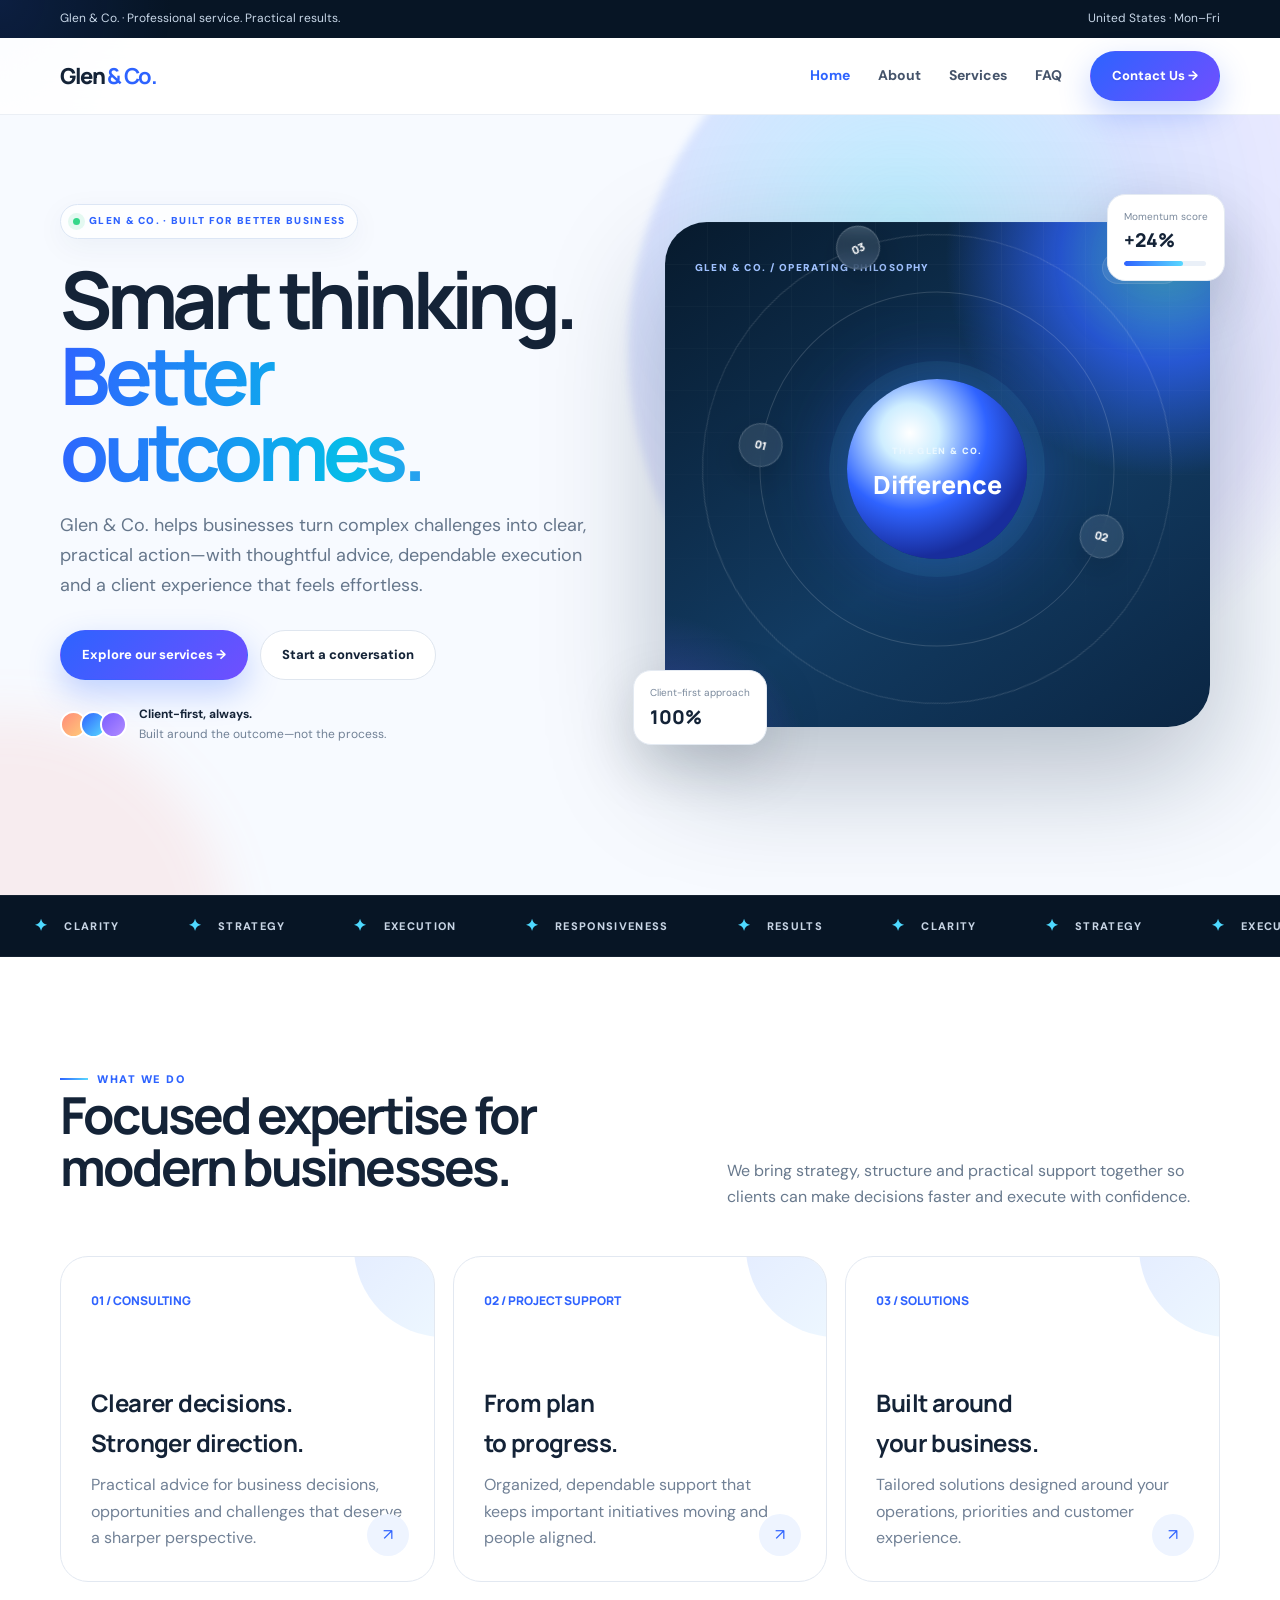
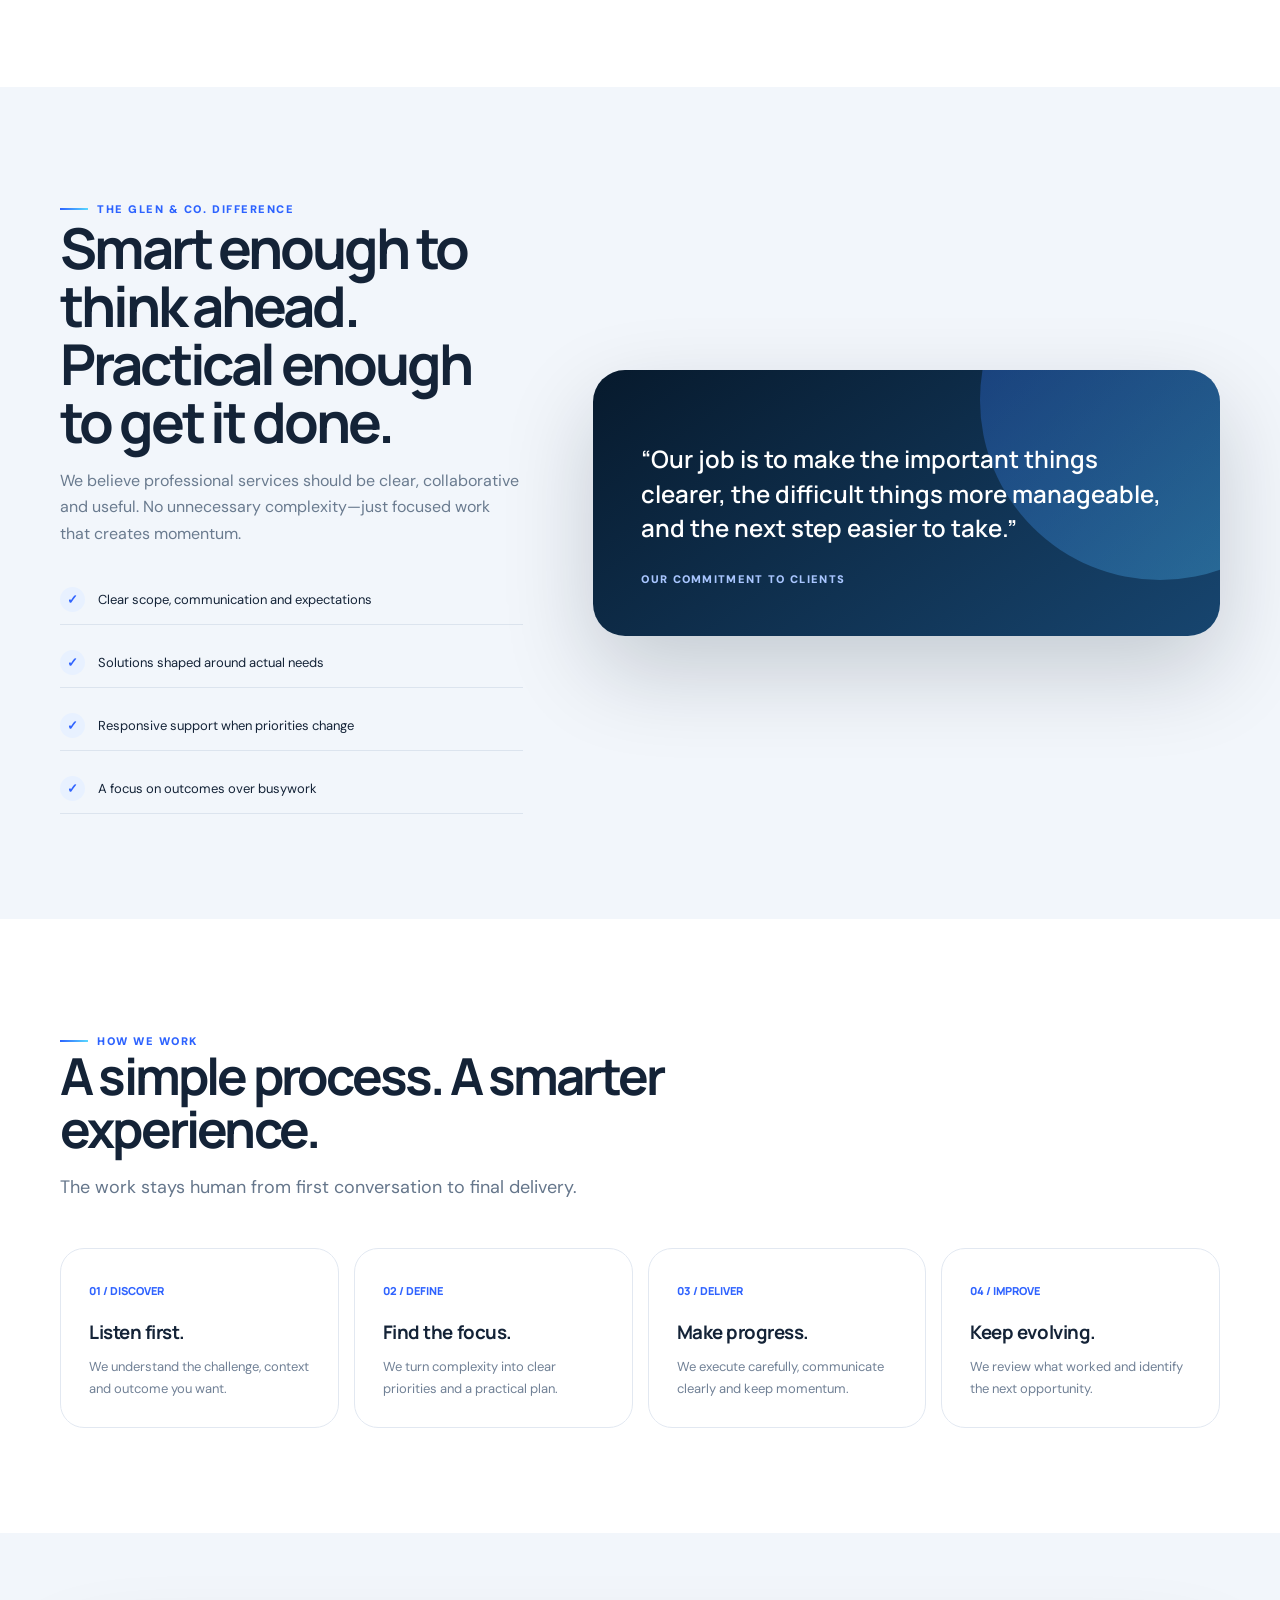
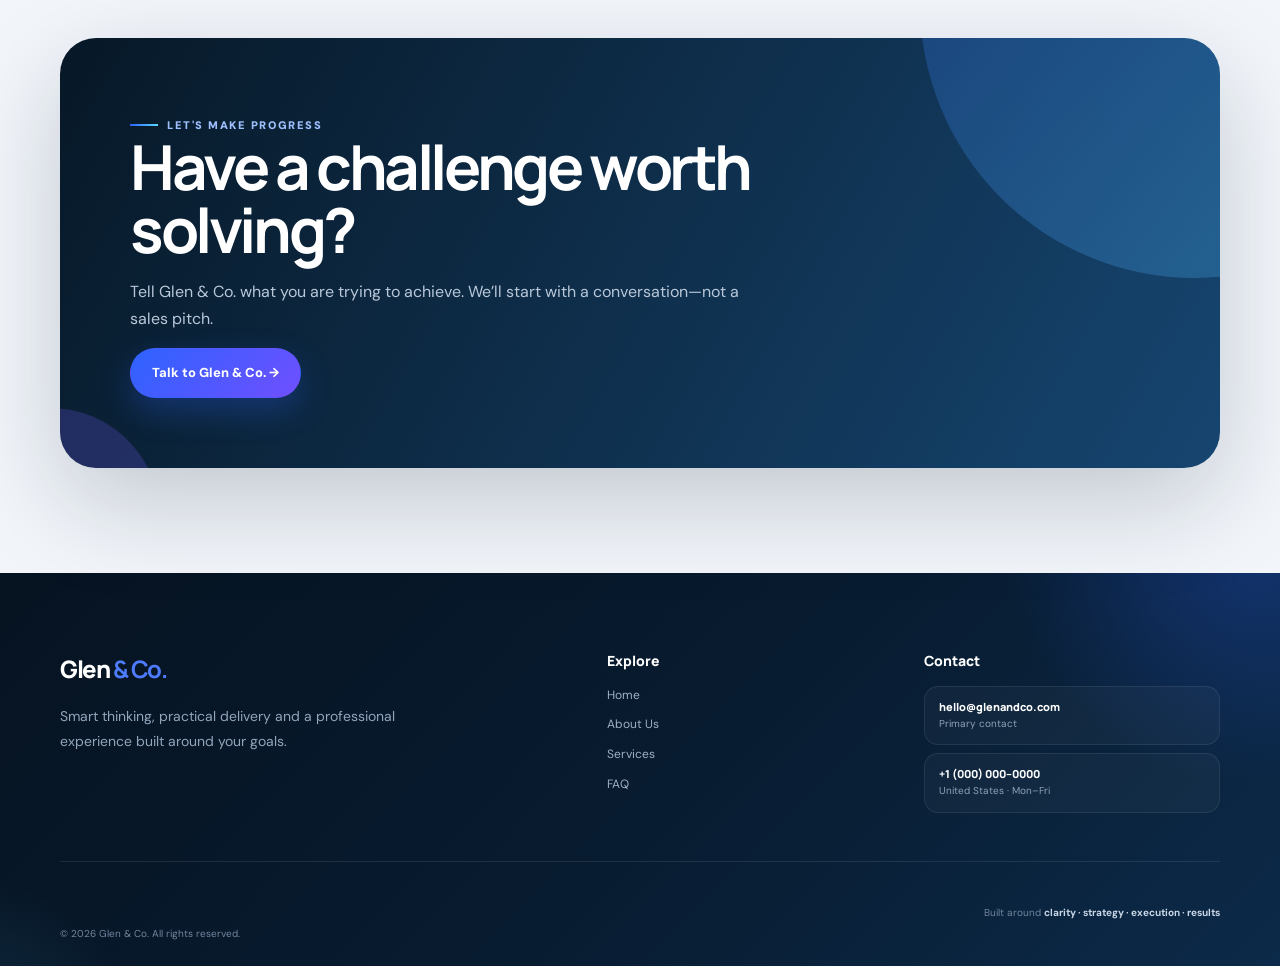
<file: index.html>
<!doctype html><html lang="en-US"><head><meta charset="utf-8"><meta name="viewport" content="width=device-width,initial-scale=1"><title>Home | Glen & Co.</title><meta name="description" content="A smart, modern professional services website for Glen & Co."><meta name="robots" content="index,follow"><meta property="og:title" content="Home | Glen & Co."><meta property="og:description" content="A smart, modern professional services website for Glen & Co."><meta name="theme-color" content="#071525"><link rel="stylesheet" href="assets/style.css"></head><body><div class="cursor-glow"></div>
<div class="topbar"><div class="container"><span>Glen & Co. · Professional service. Practical results.</span><span>United States · Mon–Fri</span></div></div>
<header class="header"><div class="container nav"><a class="logo" href="index.html">Glen <b>& Co.</b></a><button class="menu" aria-label="Open navigation">☰</button><nav class="navlinks"><a class="active" href="index.html">Home</a><a class="" href="about.html">About</a><a class="" href="services.html">Services</a><a class="" href="faq.html">FAQ</a><a class="btn btn-primary" href="contact.html">Contact Us →</a></nav></div></header>
<main class="home-v2">
<section class="hero-v2">
<div class="container hero-grid-v2">
<div class="hero-copy-v2 reveal">
<div class="hero-kicker"><i></i> Glen & Co. · Built for better business</div>
<h1>Smart thinking.<em>Better outcomes.</em></h1>
<p class="lead">Glen & Co. helps businesses turn complex challenges into clear, practical action—with thoughtful advice, dependable execution and a client experience that feels effortless.</p>
<div class="hero-actions-v2"><a class="btn btn-primary" href="services.html">Explore our services →</a><a class="btn btn-light" href="contact.html">Start a conversation</a></div>
<div class="hero-note"><div class="avatars"><span class="avatar"></span><span class="avatar"></span><span class="avatar"></span></div><span><strong>Client-first, always.</strong><br>Built around the outcome—not the process.</span></div>
</div>
<div class="hero-stage reveal">
<div class="orbital">
<div class="gridlines"></div>
<div class="orbital-content">
<div class="orbital-head"><span class="orbital-label">Glen & Co. / Operating philosophy</span><span class="live-pill"><i></i>In motion</span></div>
<div class="orbit"><span class="sat">01</span><span class="sat">02</span></div>
<div class="orbit two"><span class="sat">03</span><span class="sat">04</span></div>
<div class="center-node"><div><span>The Glen & Co.</span><strong>Difference</strong></div></div>
</div>
</div>
<div class="stage-card top"><small>Momentum score</small><strong>+24%</strong><div class="mini-line"><span></span></div></div>
<div class="stage-card bottom"><small>Client-first approach</small><strong>100%</strong></div>
</div>
</div>
</section>

<div class="marquee-v2"><div class="marquee-track">
<span class="marquee-item"><b>✦</b> Clarity</span><span class="marquee-item"><b>✦</b> Strategy</span><span class="marquee-item"><b>✦</b> Execution</span><span class="marquee-item"><b>✦</b> Responsiveness</span><span class="marquee-item"><b>✦</b> Results</span><span class="marquee-item"><b>✦</b> Clarity</span><span class="marquee-item"><b>✦</b> Strategy</span><span class="marquee-item"><b>✦</b> Execution</span><span class="marquee-item"><b>✦</b> Responsiveness</span><span class="marquee-item"><b>✦</b> Results</span>
</div></div>

<section class="services-v2">
<div class="container">
<div class="service-intro reveal"><div><span class="eyebrow">What we do</span><h2>Focused expertise for modern businesses.</h2></div><p>We bring strategy, structure and practical support together so clients can make decisions faster and execute with confidence.</p></div>
<div class="service-grid-v2">
<article class="service-card-v2 reveal"><span class="number">01 / CONSULTING</span><h3>Clearer decisions.<br>Stronger direction.</h3><p>Practical advice for business decisions, opportunities and challenges that deserve a sharper perspective.</p><span class="arrow">↗</span></article>
<article class="service-card-v2 reveal"><span class="number">02 / PROJECT SUPPORT</span><h3>From plan<br>to progress.</h3><p>Organized, dependable support that keeps important initiatives moving and people aligned.</p><span class="arrow">↗</span></article>
<article class="service-card-v2 reveal"><span class="number">03 / SOLUTIONS</span><h3>Built around<br>your business.</h3><p>Tailored solutions designed around your operations, priorities and customer experience.</p><span class="arrow">↗</span></article>
</div>
</div>
</section>

<section class="difference-v2">
<div class="container difference-grid">
<div class="reveal"><span class="eyebrow">The Glen & Co. difference</span><h2 class="difference-title">Smart enough to think ahead. Practical enough to get it done.</h2><p class="difference-copy">We believe professional services should be clear, collaborative and useful. No unnecessary complexity—just focused work that creates momentum.</p><div class="feature-list"><div class="feature-row"><i>✓</i> Clear scope, communication and expectations</div><div class="feature-row"><i>✓</i> Solutions shaped around actual needs</div><div class="feature-row"><i>✓</i> Responsive support when priorities change</div><div class="feature-row"><i>✓</i> A focus on outcomes over busywork</div></div></div>
<div class="quote-v2 reveal"><p>“Our job is to make the important things clearer, the difficult things more manageable, and the next step easier to take.”</p><footer>Our commitment to clients</footer></div>
</div>
</section>

<section class="process-v2">
<div class="container"><div class="process-head reveal"><span class="eyebrow">How we work</span><h2>A simple process. A smarter experience.</h2><p class="lead">The work stays human from first conversation to final delivery.</p></div>
<div class="process-grid-v2">
<div class="process-card-v2 reveal"><span class="stepno">01 / DISCOVER</span><h3>Listen first.</h3><p>We understand the challenge, context and outcome you want.</p></div>
<div class="process-card-v2 reveal"><span class="stepno">02 / DEFINE</span><h3>Find the focus.</h3><p>We turn complexity into clear priorities and a practical plan.</p></div>
<div class="process-card-v2 reveal"><span class="stepno">03 / DELIVER</span><h3>Make progress.</h3><p>We execute carefully, communicate clearly and keep momentum.</p></div>
<div class="process-card-v2 reveal"><span class="stepno">04 / IMPROVE</span><h3>Keep evolving.</h3><p>We review what worked and identify the next opportunity.</p></div>
</div></div>
</section>

<section class="cta-v2">
<div class="container"><div class="cta-box-v2 reveal"><span class="eyebrow" style="color:#9fc0ff">Let's make progress</span><h2>Have a challenge worth solving?</h2><p>Tell Glen & Co. what you are trying to achieve. We’ll start with a conversation—not a sales pitch.</p><a class="btn btn-primary" href="contact.html">Talk to Glen & Co. →</a></div></div>
</section>
</main>
<footer class="footer"><div class="container"><div class="footer-grid"><div><a class="logo" href="index.html">Glen <b>& Co.</b></a><p>Smart thinking, practical delivery and a professional experience built around your goals.</p></div><div><h4>Explore</h4><a href="index.html">Home</a><a href="about.html">About Us</a><a href="services.html">Services</a><a href="faq.html">FAQ</a></div><div><h4>Contact</h4><div class="footer-contact-card"><div><strong>hello@glenandco.com</strong><small>Primary contact</small></div></div><div class="footer-contact-card"><div><strong>+1 (000) 000–0000</strong><small>United States · Mon–Fri</small></div></div></div></div><div class="footer-bottom"><div class="copyright">© <span data-year></span> Glen & Co. All rights reserved.</div><div class="footer-signature">Built around <b>clarity · strategy · execution · results</b></div></div></div></footer><button class="top-btn" aria-label="Back to top">↑</button><div class="toast">Thanks! Your message is ready to send.</div><script src="assets/script.js"></script></body></html>
</file>
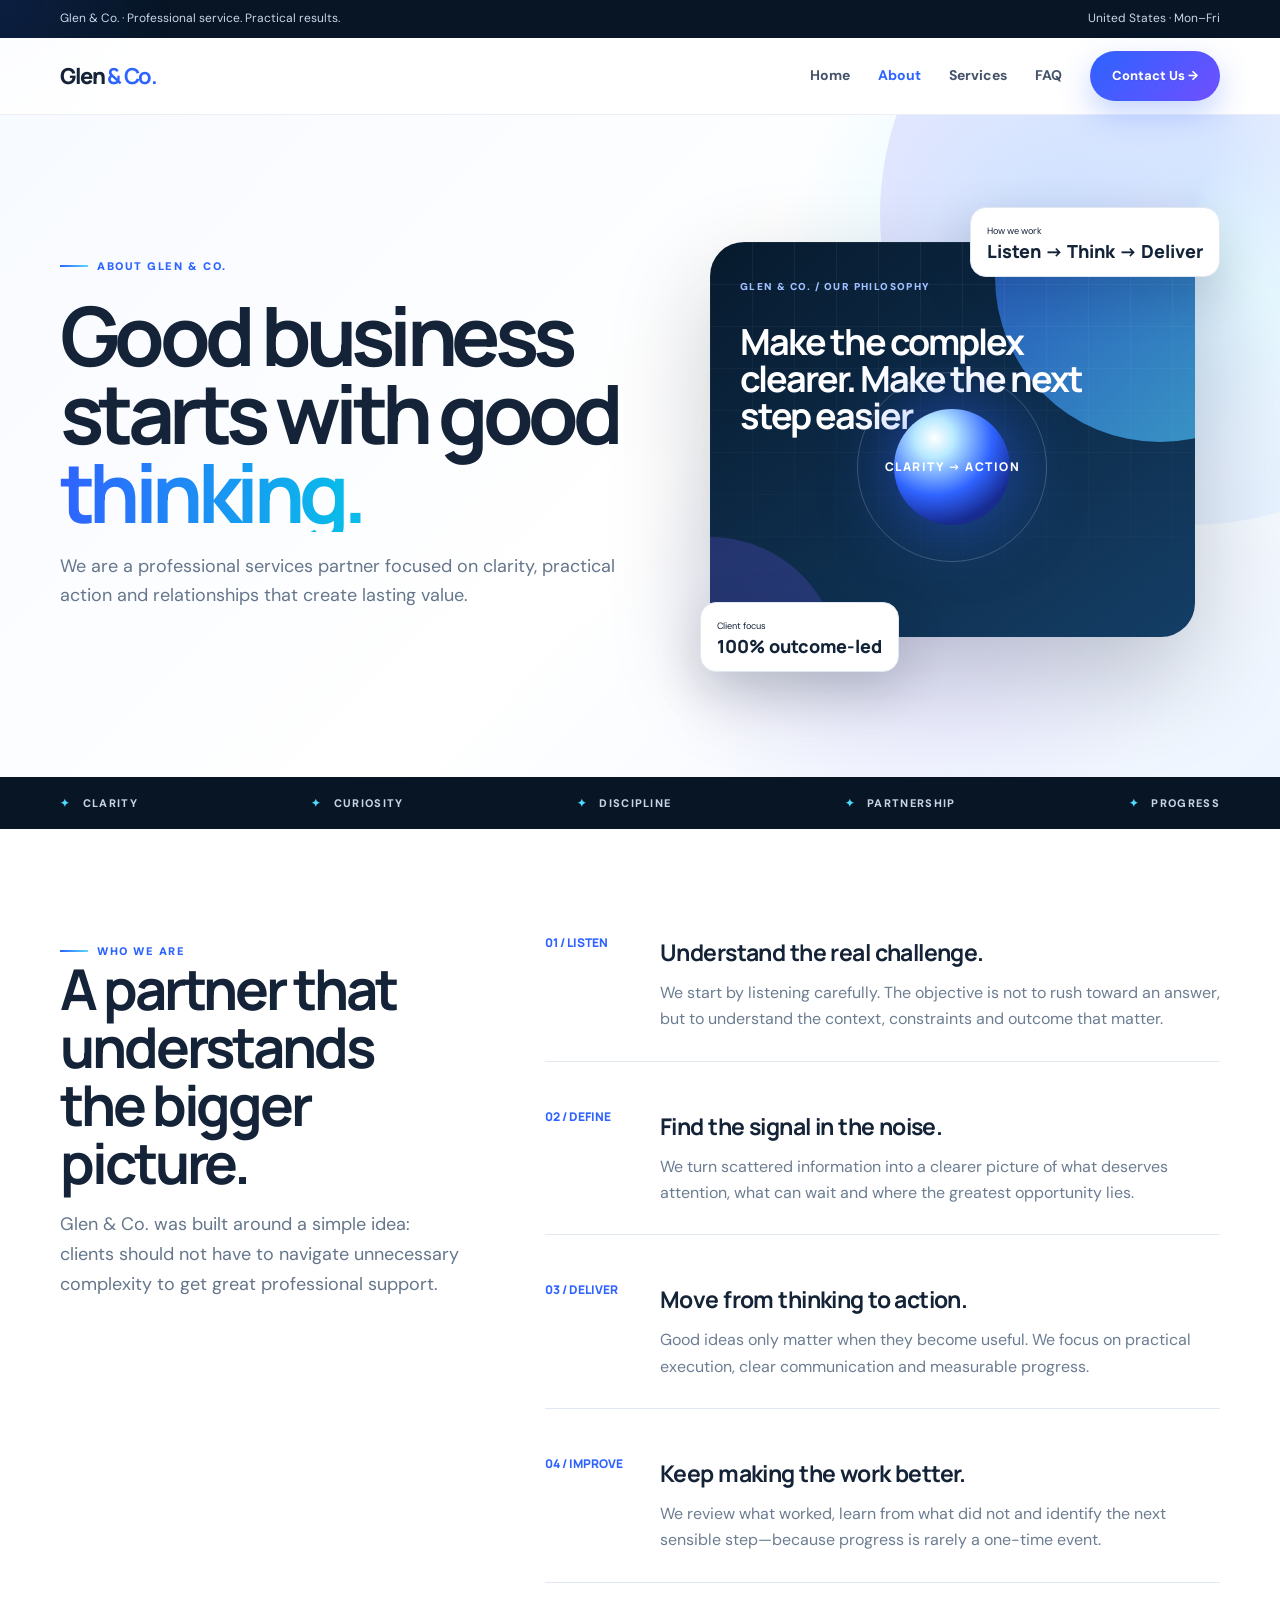
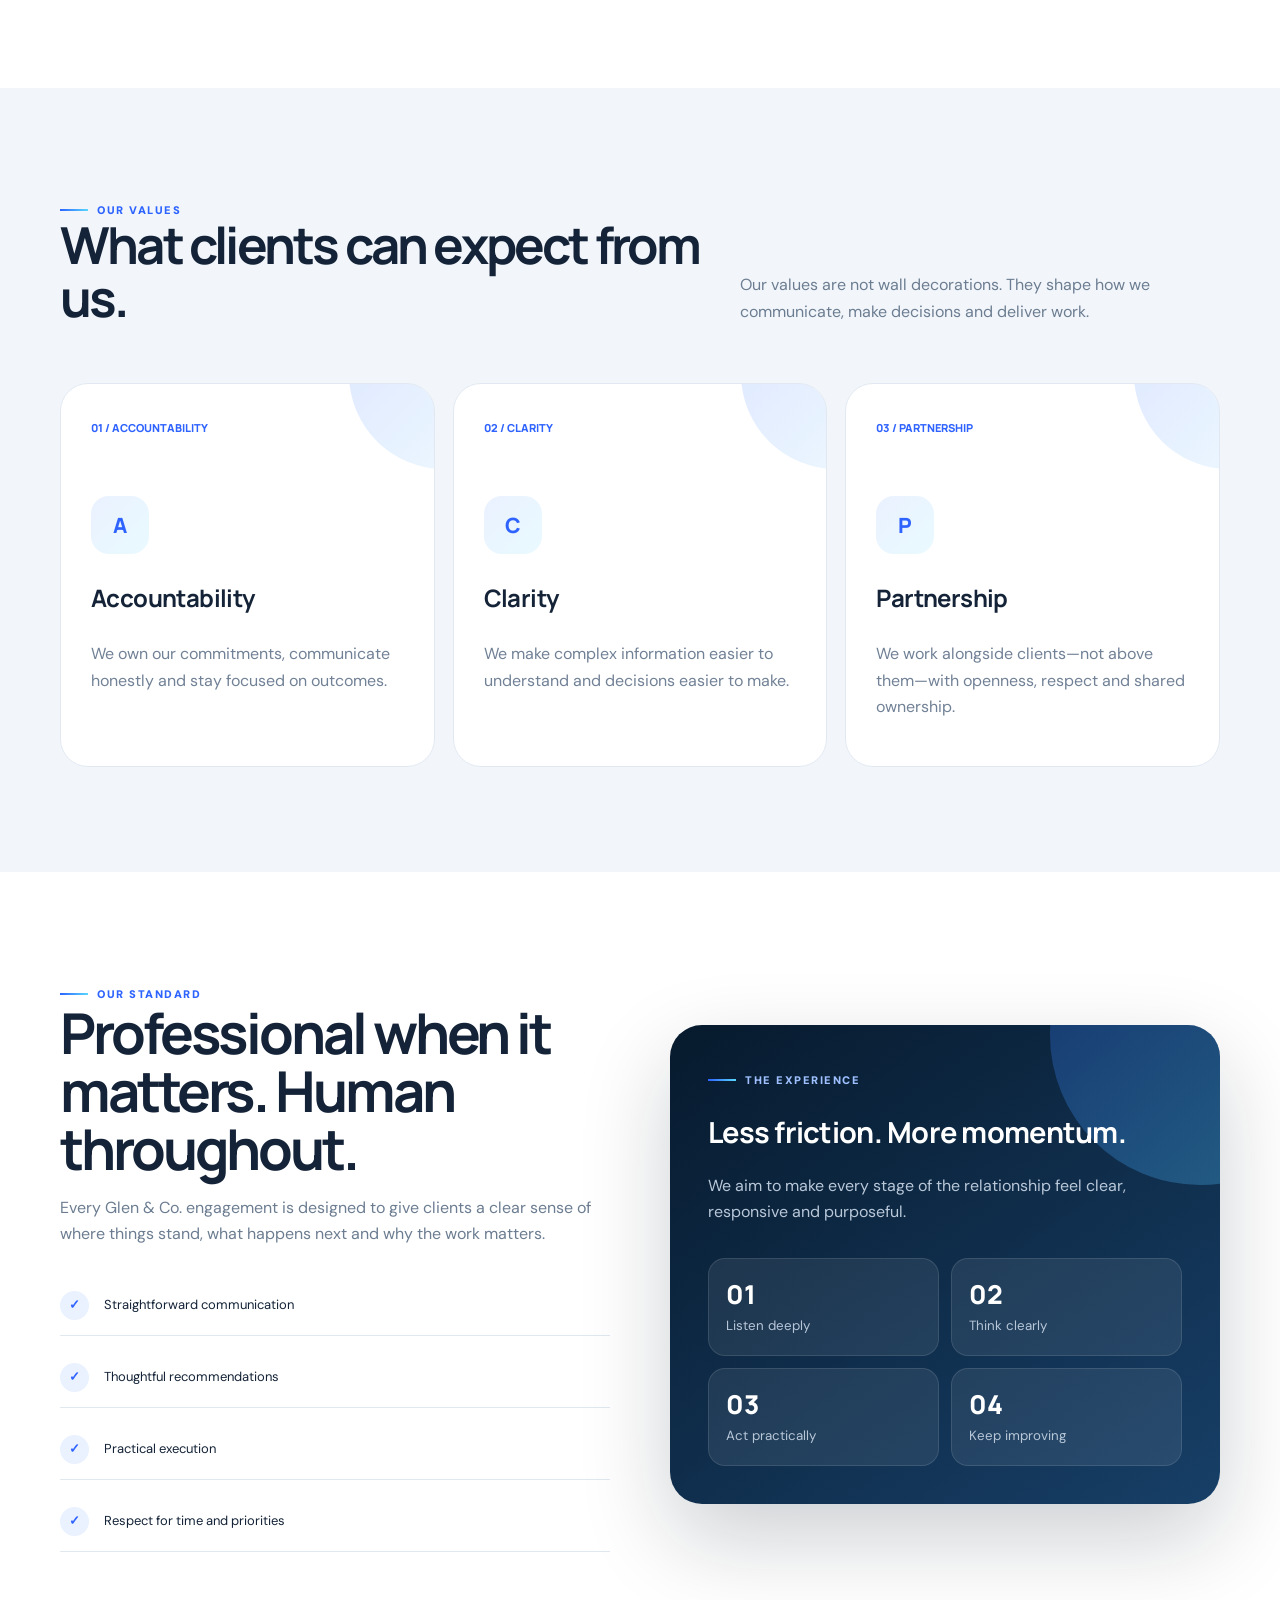
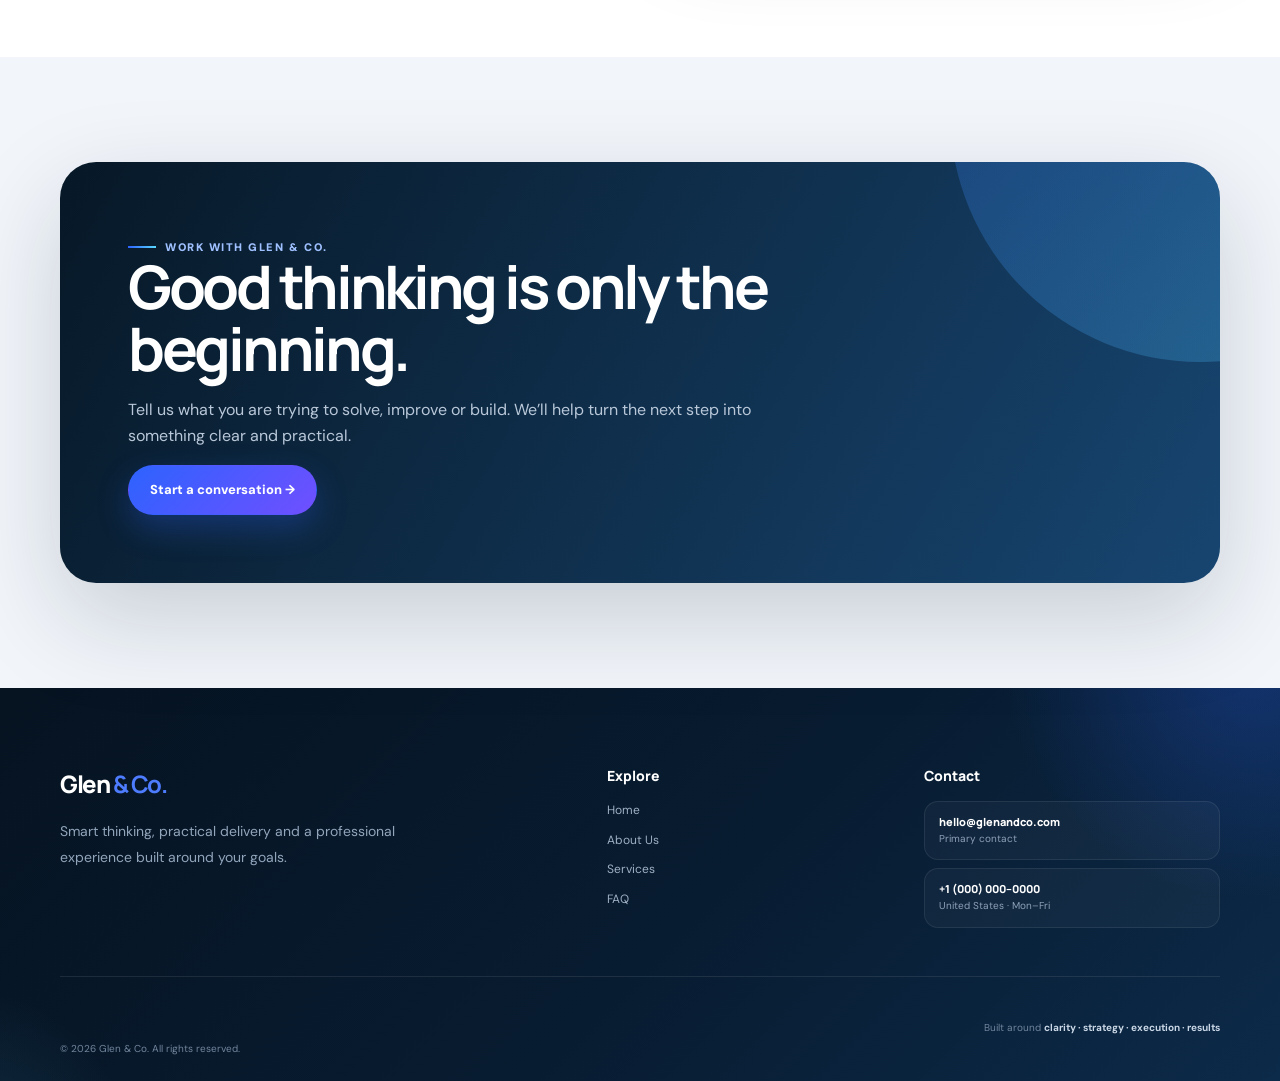
<file: about.html>
<!doctype html><html lang="en-US"><head><meta charset="utf-8"><meta name="viewport" content="width=device-width,initial-scale=1"><title>About Us | Glen & Co.</title><meta name="description" content="Discover the people-first approach behind Glen & Co."><meta name="robots" content="index,follow"><meta property="og:title" content="About Us | Glen & Co."><meta property="og:description" content="Discover the people-first approach behind Glen & Co."><meta name="theme-color" content="#071525"><link rel="stylesheet" href="assets/style.css?v=about-v2"></head><body><div class="cursor-glow"></div>
<div class="topbar"><div class="container"><span>Glen & Co. · Professional service. Practical results.</span><span>United States · Mon–Fri</span></div></div>
<header class="header"><div class="container nav"><a class="logo" href="index.html">Glen <b>& Co.</b></a><button class="menu" aria-label="Open navigation">☰</button><nav class="navlinks"><a class="" href="index.html">Home</a><a class="active" href="about.html">About</a><a class="" href="services.html">Services</a><a class="" href="faq.html">FAQ</a><a class="btn btn-primary" href="contact.html">Contact Us →</a></nav></div></header>
<main class="about-v2">
<section class="about-hero">
<div class="container hero-story">
<div class="reveal"><span class="eyebrow">About Glen & Co.</span><h1>Good business starts with good <span>thinking.</span></h1><p class="lead">We are a professional services partner focused on clarity, practical action and relationships that create lasting value.</p></div>
<div class="story-board reveal">
<div class="story-core">
<div class="story-grid"></div>
<div class="story-core-content"><span class="story-label">Glen & Co. / Our philosophy</span><h2>Make the complex clearer. Make the next step easier.</h2><div class="story-ring"><span>Clarity → Action</span></div></div>
</div>
<div class="story-tag one"><small>How we work</small><strong>Listen → Think → Deliver</strong></div>
<div class="story-tag two"><small>Client focus</small><strong>100% outcome-led</strong></div>
</div>
</div>
</section>

<div class="principle-strip"><div class="container principle-track"><span><b>✦</b> Clarity</span><span><b>✦</b> Curiosity</span><span><b>✦</b> Discipline</span><span><b>✦</b> Partnership</span><span><b>✦</b> Progress</span></div></div>

<section class="story-section">
<div class="container story-layout">
<div class="sticky-title reveal"><span class="eyebrow">Who we are</span><h2>A partner that understands the bigger picture.</h2><p class="lead">Glen & Co. was built around a simple idea: clients should not have to navigate unnecessary complexity to get great professional support.</p></div>
<div class="story-copy">
<div class="story-block reveal"><span class="num">01 / LISTEN</span><div><h3>Understand the real challenge.</h3><p>We start by listening carefully. The objective is not to rush toward an answer, but to understand the context, constraints and outcome that matter.</p></div></div>
<div class="story-block reveal"><span class="num">02 / DEFINE</span><div><h3>Find the signal in the noise.</h3><p>We turn scattered information into a clearer picture of what deserves attention, what can wait and where the greatest opportunity lies.</p></div></div>
<div class="story-block reveal"><span class="num">03 / DELIVER</span><div><h3>Move from thinking to action.</h3><p>Good ideas only matter when they become useful. We focus on practical execution, clear communication and measurable progress.</p></div></div>
<div class="story-block reveal"><span class="num">04 / IMPROVE</span><div><h3>Keep making the work better.</h3><p>We review what worked, learn from what did not and identify the next sensible step—because progress is rarely a one-time event.</p></div></div>
</div>
</div>
</section>

<section class="values-section">
<div class="container">
<div class="values-head reveal"><div><span class="eyebrow">Our values</span><h2>What clients can expect from us.</h2></div><p>Our values are not wall decorations. They shape how we communicate, make decisions and deliver work.</p></div>
<div class="values-grid">
<article class="value-card reveal"><span class="value-number">01 / ACCOUNTABILITY</span><div class="value-symbol">A</div><h3>Accountability</h3><p>We own our commitments, communicate honestly and stay focused on outcomes.</p></article>
<article class="value-card reveal"><span class="value-number">02 / CLARITY</span><div class="value-symbol">C</div><h3>Clarity</h3><p>We make complex information easier to understand and decisions easier to make.</p></article>
<article class="value-card reveal"><span class="value-number">03 / PARTNERSHIP</span><div class="value-symbol">P</div><h3>Partnership</h3><p>We work alongside clients—not above them—with openness, respect and shared ownership.</p></article>
</div>
</div>
</section>

<section class="standards">
<div class="container standards-grid">
<div class="standards-copy reveal"><span class="eyebrow">Our standard</span><h2>Professional when it matters. Human throughout.</h2><p>Every Glen & Co. engagement is designed to give clients a clear sense of where things stand, what happens next and why the work matters.</p><div class="standard-list"><div class="standard-item"><i>✓</i> Straightforward communication</div><div class="standard-item"><i>✓</i> Thoughtful recommendations</div><div class="standard-item"><i>✓</i> Practical execution</div><div class="standard-item"><i>✓</i> Respect for time and priorities</div></div></div>
<div class="standards-panel reveal"><span class="eyebrow">The experience</span><h3>Less friction. More momentum.</h3><p style="color:#b9c8d9">We aim to make every stage of the relationship feel clear, responsive and purposeful.</p><div class="mini-metrics"><div class="mini-metric"><strong>01</strong><small>Listen deeply</small></div><div class="mini-metric"><strong>02</strong><small>Think clearly</small></div><div class="mini-metric"><strong>03</strong><small>Act practically</small></div><div class="mini-metric"><strong>04</strong><small>Keep improving</small></div></div></div>
</div>
</section>

<section class="about-cta">
<div class="container"><div class="cta-panel reveal"><span class="eyebrow" style="color:#9fc0ff">Work with Glen & Co.</span><h2>Good thinking is only the beginning.</h2><p>Tell us what you are trying to solve, improve or build. We’ll help turn the next step into something clear and practical.</p><a class="btn btn-primary" href="contact.html">Start a conversation →</a></div></div>
</section>
</main>
<footer class="footer"><div class="container"><div class="footer-grid"><div><a class="logo" href="index.html">Glen <b>& Co.</b></a><p>Smart thinking, practical delivery and a professional experience built around your goals.</p></div><div><h4>Explore</h4><a href="index.html">Home</a><a href="about.html">About Us</a><a href="services.html">Services</a><a href="faq.html">FAQ</a></div><div><h4>Contact</h4><div class="footer-contact-card"><div><strong>hello@glenandco.com</strong><small>Primary contact</small></div></div><div class="footer-contact-card"><div><strong>+1 (000) 000–0000</strong><small>United States · Mon–Fri</small></div></div></div></div><div class="footer-bottom"><div class="copyright">© <span data-year></span> Glen & Co. All rights reserved.</div><div class="footer-signature">Built around <b>clarity · strategy · execution · results</b></div></div></div></footer><button class="top-btn" aria-label="Back to top">↑</button><div class="toast">Thanks! Your message is ready to send.</div><script src="assets/script.js"></script></body></html>
</file>
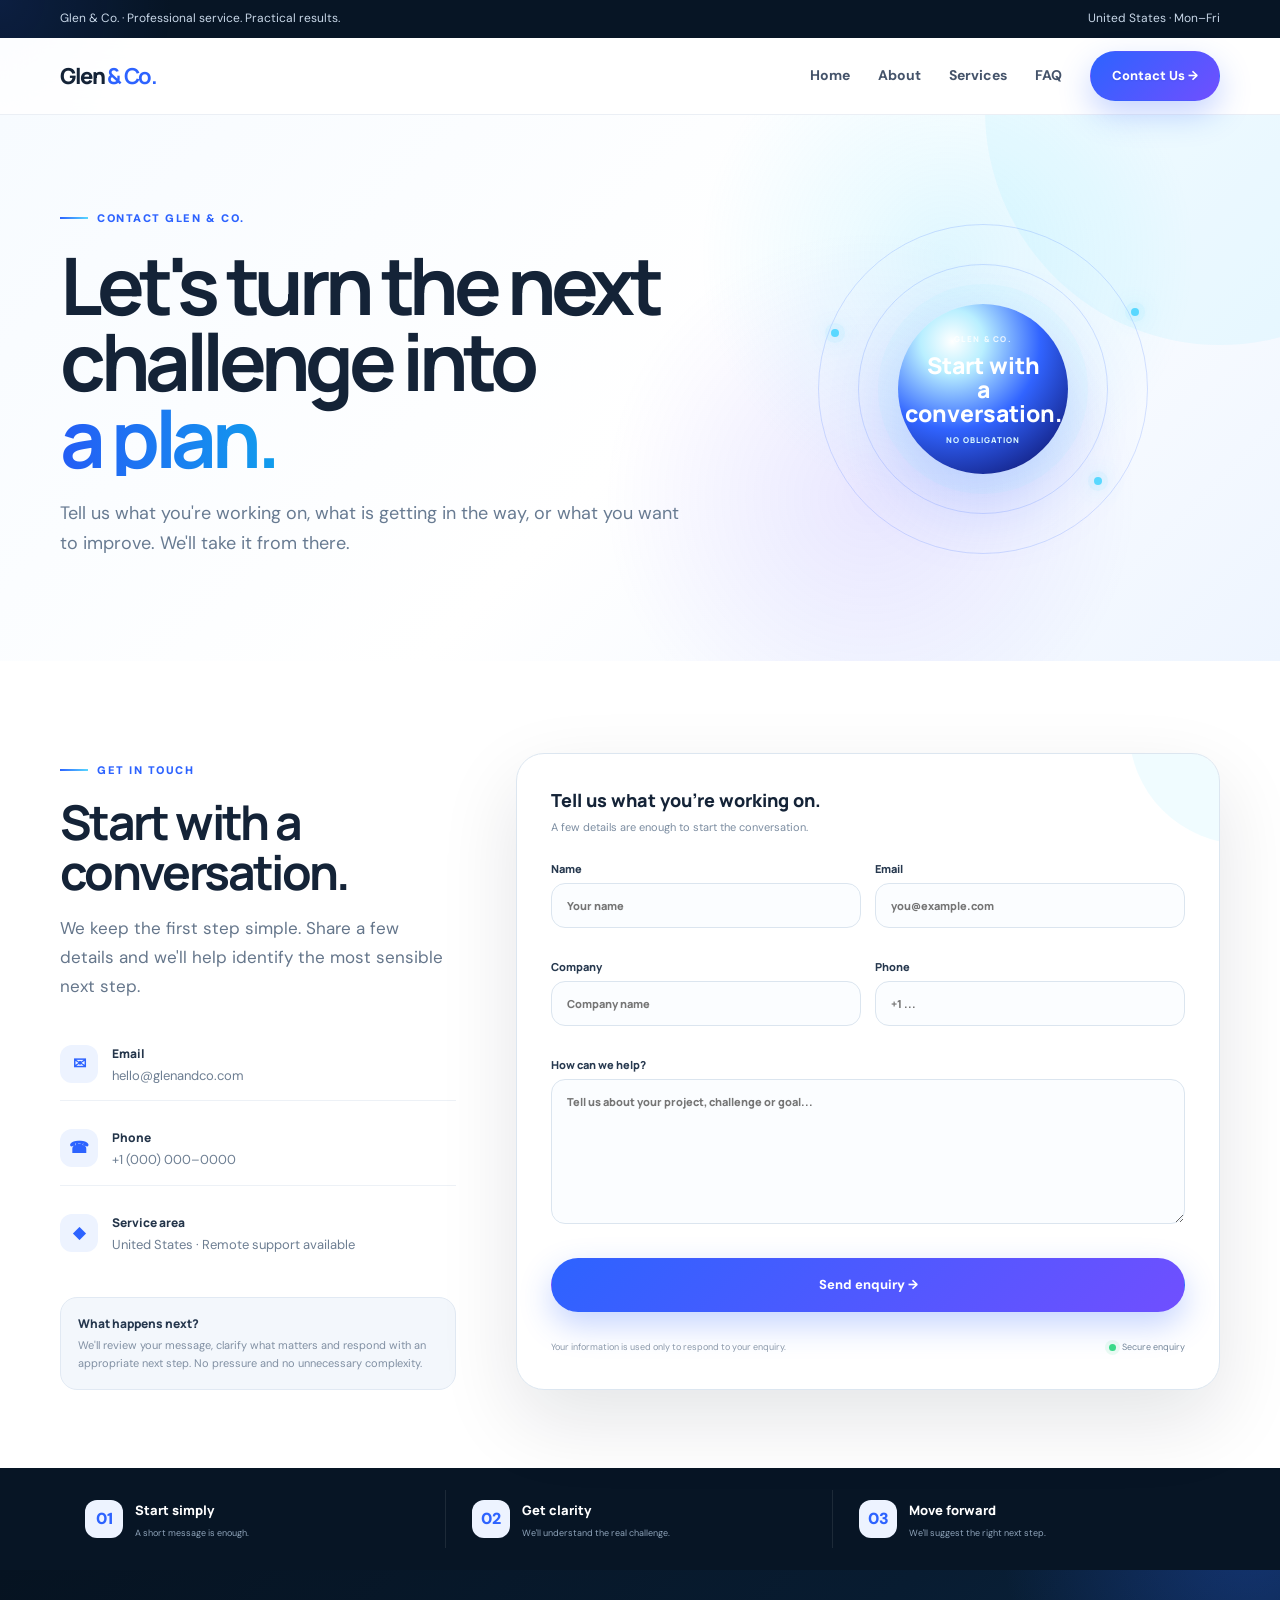
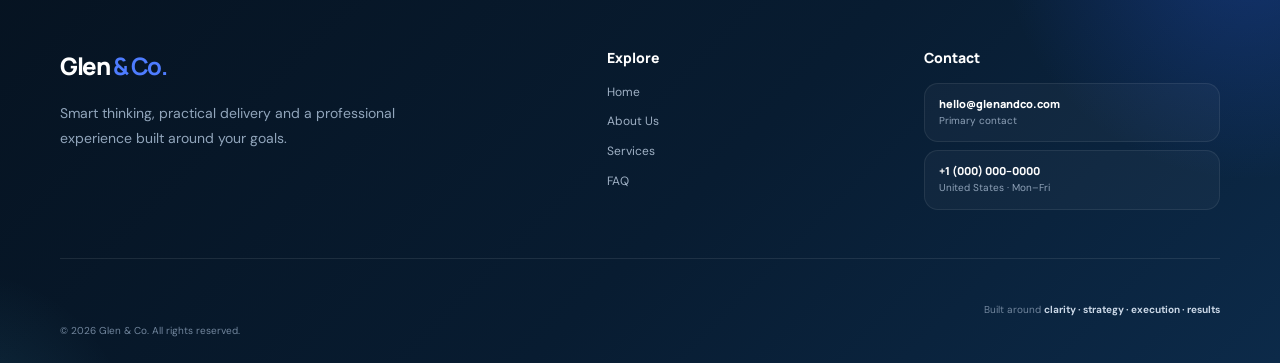
<file: contact.html>
<!doctype html>
<html lang="en-US"><head><meta charset="utf-8"><meta name="viewport" content="width=device-width,initial-scale=1"><title>Contact Glen & Co. | Start a Conversation</title><meta name="description" content="Contact Glen & Co. to discuss business consulting, project management, process improvement, digital solutions, research or ongoing advisory support."><meta name="robots" content="index,follow"><meta property="og:title" content="Contact Glen & Co. | Start a Conversation"><meta property="og:description" content="Tell Glen & Co. what you are trying to accomplish and start a practical conversation."><meta name="theme-color" content="#071525"><link rel="stylesheet" href="assets/style.css?v=contact-v2"></head>
<body class="contact-v2-page"><div class="cursor-glow"></div>
<div class="topbar"><div class="container"><span>Glen & Co. · Professional service. Practical results.</span><span>United States · Mon–Fri</span></div></div>
<header class="header"><div class="container nav"><a class="logo" href="index.html">Glen <b>& Co.</b></a><button class="menu" aria-label="Open navigation">☰</button><nav class="navlinks"><a href="index.html">Home</a><a href="about.html">About</a><a href="services.html">Services</a><a href="faq.html">FAQ</a><a class="btn btn-primary active" href="contact.html">Contact Us →</a></nav></div></header>
<main class="contact-v2">
<section class="contact-hero"><div class="container contact-hero-grid"><div class="reveal"><span class="eyebrow">Contact Glen & Co.</span><h1>Let's turn the next challenge into <span>a plan.</span></h1><p>Tell us what you're working on, what is getting in the way, or what you want to improve. We'll take it from there.</p></div><div class="hero-contact-orbit reveal"><div class="contact-ring r1"></div><div class="contact-ring r2"></div><i class="contact-dot cd1"></i><i class="contact-dot cd2"></i><i class="contact-dot cd3"></i><div class="contact-core"><small>GLEN & CO.</small><strong>Start with<br>a conversation.</strong><em>NO OBLIGATION</em></div></div></div></section>
<section class="contact-section"><div class="container contact-grid"><div class="contact-info reveal"><span class="eyebrow">Get in touch</span><h2>Start with a conversation.</h2><p class="lead">We keep the first step simple. Share a few details and we'll help identify the most sensible next step.</p><div class="contact-details"><div class="contact-detail"><div class="contact-icon">✉</div><div><strong>Email</strong><a href="mailto:hello@glenandco.com">hello@glenandco.com</a></div></div><div class="contact-detail"><div class="contact-icon">☎</div><div><strong>Phone</strong><a href="tel:+10000000000">+1 (000) 000–0000</a></div></div><div class="contact-detail"><div class="contact-icon">◆</div><div><strong>Service area</strong><span>United States · Remote support available</span></div></div></div><div class="contact-note"><strong>What happens next?</strong><p>We'll review your message, clarify what matters and respond with an appropriate next step. No pressure and no unnecessary complexity.</p></div></div>
<div class="form-card reveal"><div class="form-intro"><strong>Tell us what you're working on.</strong><span>A few details are enough to start the conversation.</span></div><form action="https://formsubmit.co/hello@glenandco.com" method="POST"><input type="hidden" name="_subject" value="New Glen & Co. website enquiry"><input type="hidden" name="_captcha" value="false"><input type="hidden" name="_template" value="table"><input type="hidden" name="_next" value="https://fadl462.github.io/5-Page-Business-Info-Website/contact.html"><div class="row"><label>Name<input required name="name" autocomplete="name" placeholder="Your name"></label><label>Email<input required type="email" name="email" autocomplete="email" placeholder="you@example.com"></label></div><div class="row"><label>Company<input name="company" autocomplete="organization" placeholder="Company name"></label><label>Phone<input name="phone" autocomplete="tel" placeholder="+1 ..."></label></div><label>How can we help?<textarea required name="message" placeholder="Tell us about your project, challenge or goal..."></textarea></label><button class="btn btn-primary form-submit" type="submit">Send enquiry →</button><div class="form-foot"><small>Your information is used only to respond to your enquiry.</small><span class="secure"><span></span> Secure enquiry</span></div></form></div></div></section>
<section class="contact-strip"><div class="container contact-strip-grid"><div class="strip-item"><div class="contact-icon">01</div><div><b>Start simply</b><small>A short message is enough.</small></div></div><div class="strip-item"><div class="contact-icon">02</div><div><b>Get clarity</b><small>We'll understand the real challenge.</small></div></div><div class="strip-item"><div class="contact-icon">03</div><div><b>Move forward</b><small>We'll suggest the right next step.</small></div></div></div></section>
</main>
<footer class="footer"><div class="container"><div class="footer-grid"><div><a class="logo" href="index.html">Glen <b>& Co.</b></a><p>Smart thinking, practical delivery and a professional experience built around your goals.</p></div><div><h4>Explore</h4><a href="index.html">Home</a><a href="about.html">About Us</a><a href="services.html">Services</a><a href="faq.html">FAQ</a></div><div><h4>Contact</h4><div class="footer-contact-card"><div><strong>hello@glenandco.com</strong><small>Primary contact</small></div></div><div class="footer-contact-card"><div><strong>+1 (000) 000–0000</strong><small>United States · Mon–Fri</small></div></div></div></div><div class="footer-bottom"><div class="copyright">© <span data-year></span> Glen & Co. All rights reserved.</div><div class="footer-signature">Built around <b>clarity · strategy · execution · results</b></div></div></div></footer><button class="top-btn" aria-label="Back to top">↑</button><div class="toast">Thanks! Your message is ready to send.</div><script src="assets/script.js?v=contact-v2"></script></body></html>
</file>
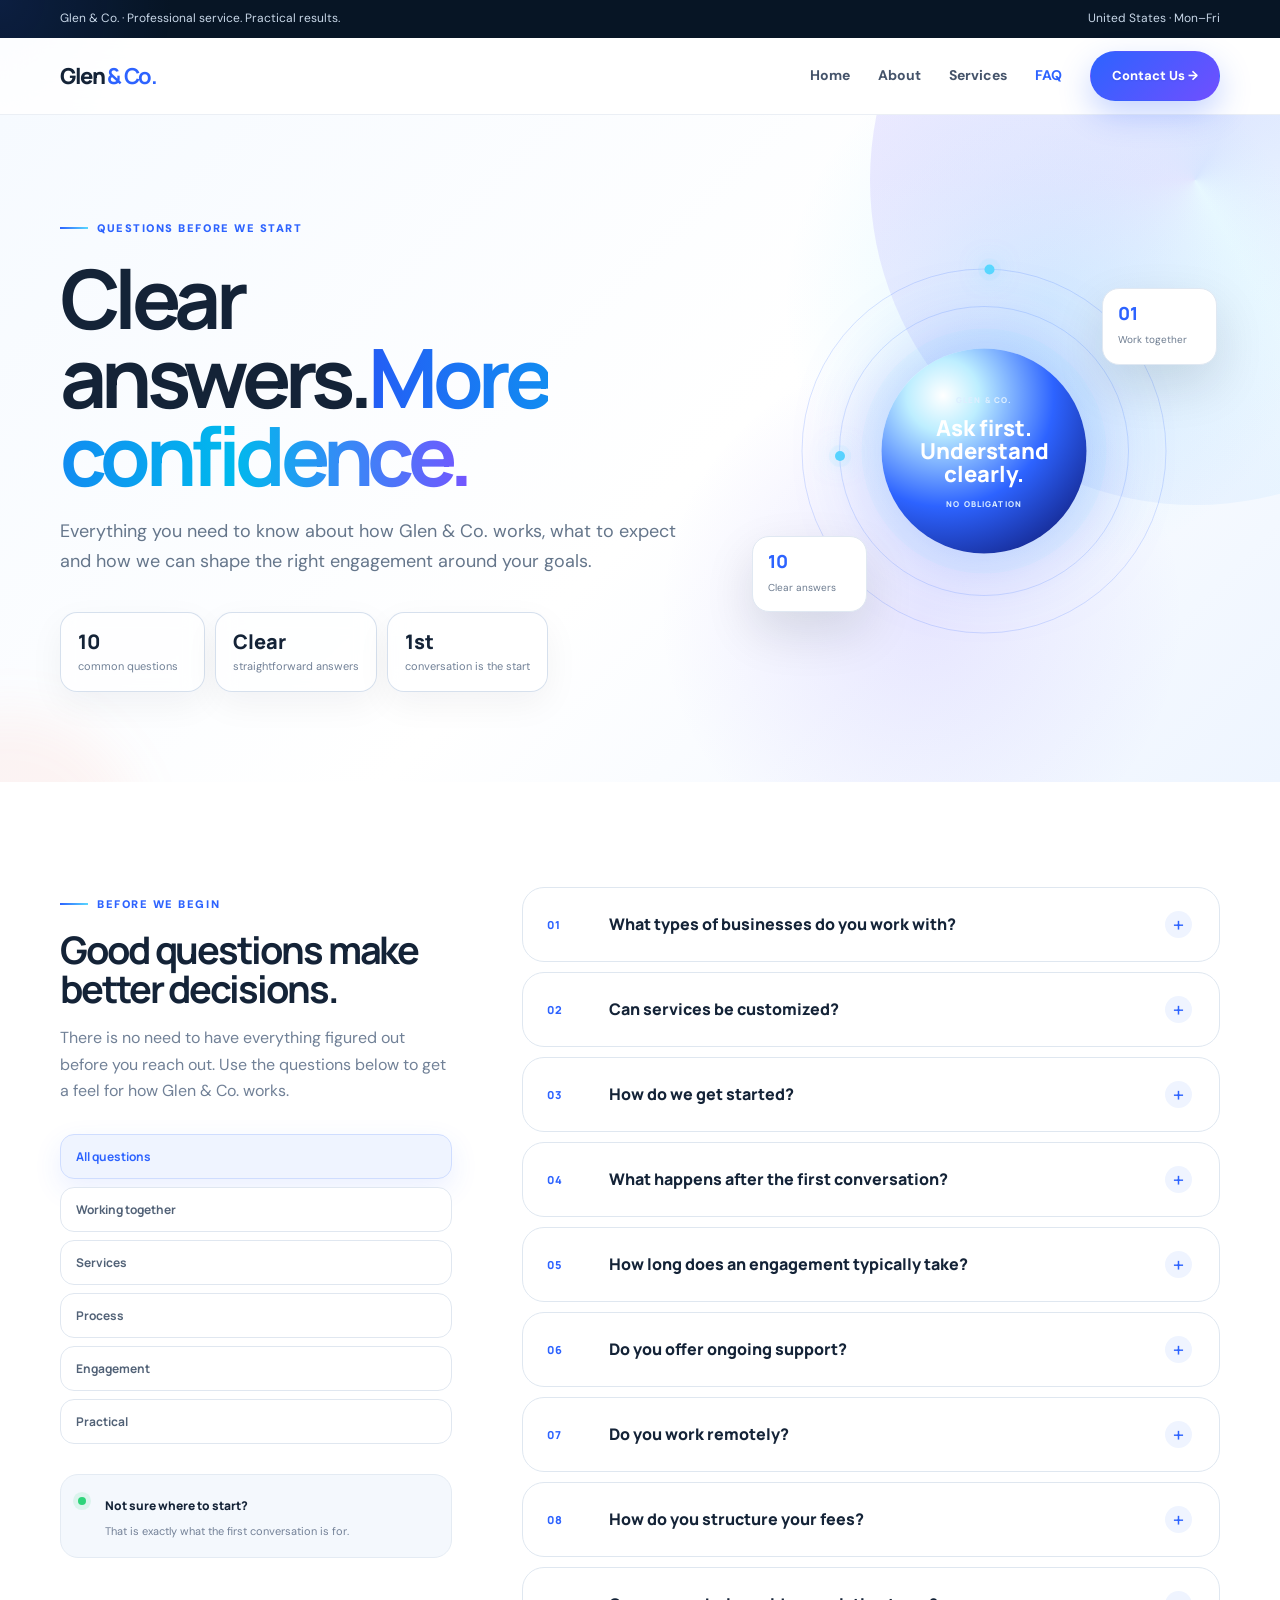
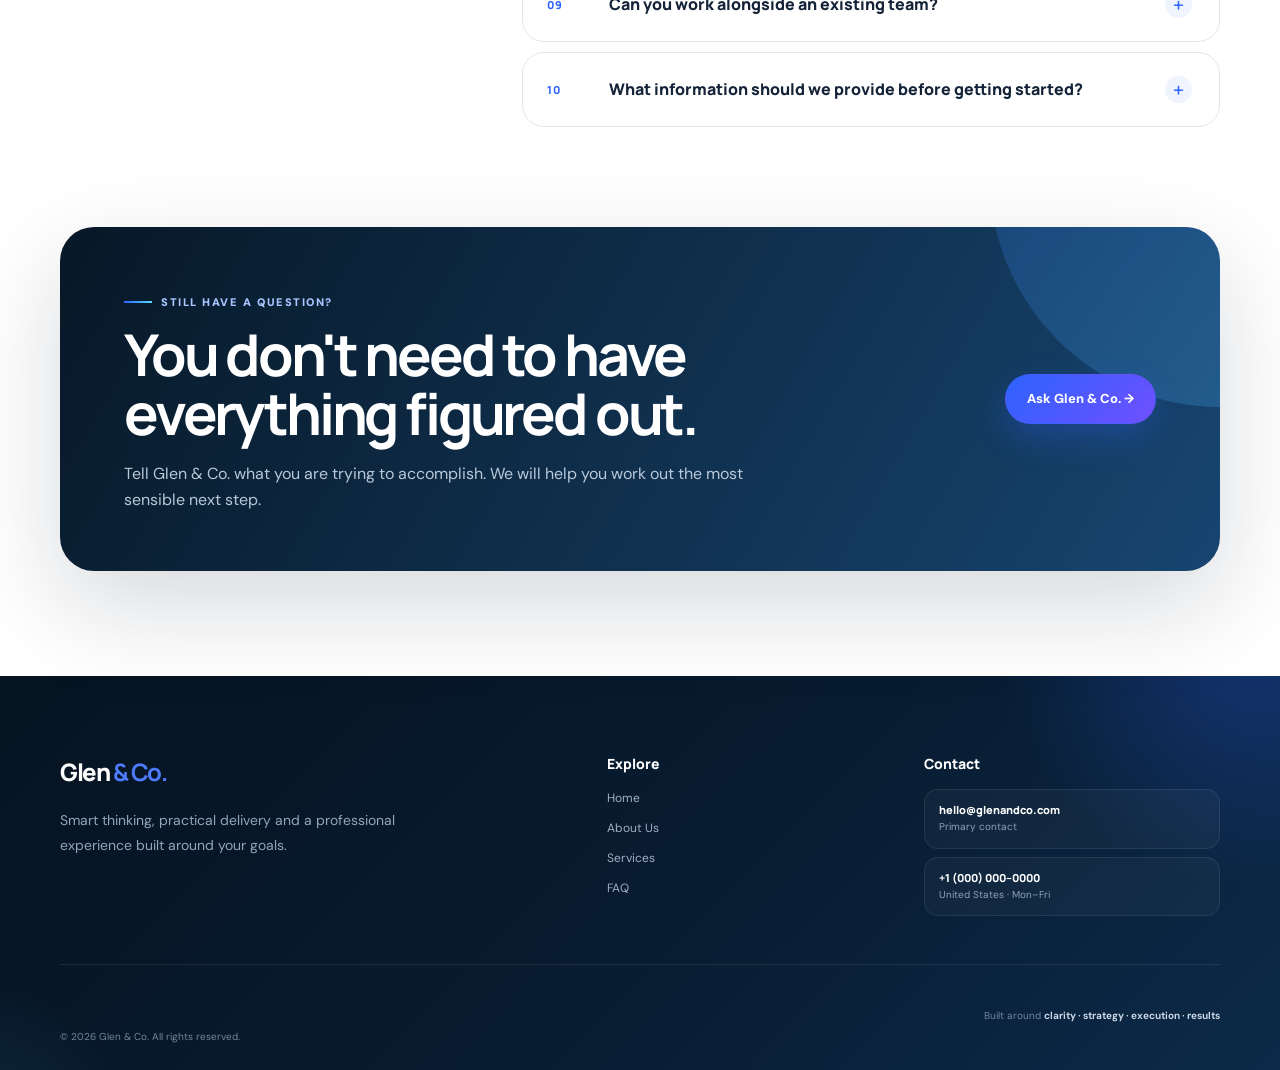
<file: faq.html>
<!doctype html><html lang="en-US"><head><meta charset="utf-8"><meta name="viewport" content="width=device-width,initial-scale=1"><title>FAQ | Glen & Co. — Questions Before We Start</title><meta name="description" content="Clear answers about Glen & Co. services, process, engagement options, fees, remote work and getting started."><meta name="robots" content="index,follow"><meta name="theme-color" content="#071525"><link rel="stylesheet" href="assets/style.css?v=faq-v4"></head><body class="faq-v2-page"><div class="cursor-glow"></div><div class="topbar"><div class="container"><span>Glen & Co. · Professional service. Practical results.</span><span>United States · Mon–Fri</span></div></div><header class="header"><div class="container nav"><a class="logo" href="index.html">Glen <b>& Co.</b></a><button class="menu" aria-label="Open navigation">☰</button><nav class="navlinks"><a href="index.html">Home</a><a href="about.html">About</a><a href="services.html">Services</a><a class="active" href="faq.html">FAQ</a><a class="btn btn-primary" href="contact.html">Contact Us →</a></nav></div></header><main class="faq-v2"><section class="faq-hero">
  <div class="container faq-hero-grid">
    <div class="faq-hero-copy reveal">
      <span class="eyebrow">Questions before we start</span>
      <h1>Clear answers.<span>More confidence.</span></h1>
      <p>Everything you need to know about how Glen &amp; Co. works, what to expect and how we can shape the right engagement around your goals.</p>
      <div class="faq-stats">
        <div><strong>10</strong><span>common questions</span></div>
        <div><strong>Clear</strong><span>straightforward answers</span></div>
        <div><strong>1st</strong><span>conversation is the start</span></div>
      </div>
    </div>
    <div class="faq-hero-visual reveal" aria-hidden="true">
      <div class="faq-orbit orbit-a"><i></i></div>
      <div class="faq-orbit orbit-b"><i></i></div>
      <div class="faq-answer-core">
        <small>GLEN &amp; CO.</small>
        <strong>Ask first.<br>Understand clearly.</strong>
        <span>NO OBLIGATION</span>
      </div>
      <div class="faq-float float-one"><b>01</b><span>Work together</span></div>
      <div class="faq-float float-two"><b>10</b><span>Clear answers</span></div>
    </div>
  </div>
</section><section class="faq-main"><div class="container faq-layout"><aside class="faq-sidebar reveal"><span class="eyebrow">Before we begin</span><h2>Good questions make better decisions.</h2><p>There is no need to have everything figured out before you reach out. Use the questions below to get a feel for how Glen & Co. works.</p><div class="faq-filters" role="tablist" aria-label="FAQ categories"><button class="faq-filter active" data-filter="all">All questions</button><button class="faq-filter" data-filter="working">Working together</button><button class="faq-filter" data-filter="services">Services</button><button class="faq-filter" data-filter="process">Process</button><button class="faq-filter" data-filter="engagement">Engagement</button><button class="faq-filter" data-filter="practical">Practical</button></div><div class="faq-side-note"><span class="status-dot"></span><div><strong>Not sure where to start?</strong><p>That is exactly what the first conversation is for.</p></div></div></aside><div class="faq-list" id="faqList"><article class="faq-item reveal" data-category="working"><button class="faq-question" aria-expanded="false"><span class="faq-num">01</span><span class="faq-q">What types of businesses do you work with?</span><span class="faq-plus">+</span></button><div class="faq-answer"><p>We work with organizations and business leaders who need practical professional support. The best starting point is a conversation about your specific objective, context and desired outcome.</p></div></article><article class="faq-item reveal" data-category="services"><button class="faq-question" aria-expanded="false"><span class="faq-num">02</span><span class="faq-q">Can services be customized?</span><span class="faq-plus">+</span></button><div class="faq-answer"><p>Yes. Engagements can be tailored by scope, service mix, timeline and level of ongoing support. We shape the work around the problem rather than forcing every client into the same package.</p></div></article><article class="faq-item reveal" data-category="process"><button class="faq-question" aria-expanded="false"><span class="faq-num">03</span><span class="faq-q">How do we get started?</span><span class="faq-plus">+</span></button><div class="faq-answer"><p>Send us a message through the Contact page. We will learn about your needs, clarify what matters most and recommend a sensible next step.</p></div></article><article class="faq-item reveal" data-category="process"><button class="faq-question" aria-expanded="false"><span class="faq-num">04</span><span class="faq-q">What happens after the first conversation?</span><span class="faq-plus">+</span></button><div class="faq-answer"><p>We turn the conversation into clarity: the objective, priorities, possible approach and next steps. If Glen & Co. is the right fit, we can then define a focused scope and way of working.</p></div></article><article class="faq-item reveal" data-category="engagement"><button class="faq-question" aria-expanded="false"><span class="faq-num">05</span><span class="faq-q">How long does an engagement typically take?</span><span class="faq-plus">+</span></button><div class="faq-answer"><p>It depends on the objective and scope. Some needs are suited to a focused project, while others benefit from ongoing support. We agree the practical timeline before work begins.</p></div></article><article class="faq-item reveal" data-category="engagement"><button class="faq-question" aria-expanded="false"><span class="faq-num">06</span><span class="faq-q">Do you offer ongoing support?</span><span class="faq-plus">+</span></button><div class="faq-answer"><p>Yes. Where useful, Glen & Co. can provide recurring advisory or project support after an initial engagement, giving clients access to an experienced external perspective as priorities evolve.</p></div></article><article class="faq-item reveal" data-category="practical"><button class="faq-question" aria-expanded="false"><span class="faq-num">07</span><span class="faq-q">Do you work remotely?</span><span class="faq-plus">+</span></button><div class="faq-answer"><p>Yes. We can work remotely with clients across the United States, with in-person arrangements depending on location and project requirements.</p></div></article><article class="faq-item reveal" data-category="practical"><button class="faq-question" aria-expanded="false"><span class="faq-num">08</span><span class="faq-q">How do you structure your fees?</span><span class="faq-plus">+</span></button><div class="faq-answer"><p>Fees depend on the scope, complexity, duration and level of support required. We discuss the work first so the proposed approach and cost are clear before you commit.</p></div></article><article class="faq-item reveal" data-category="working"><button class="faq-question" aria-expanded="false"><span class="faq-num">09</span><span class="faq-q">Can you work alongside an existing team?</span><span class="faq-plus">+</span></button><div class="faq-answer"><p>Absolutely. We can work alongside internal teams, leadership or other specialists, providing additional structure, expertise and momentum without disrupting existing responsibilities.</p></div></article><article class="faq-item reveal" data-category="practical"><button class="faq-question" aria-expanded="false"><span class="faq-num">10</span><span class="faq-q">What information should we provide before getting started?</span><span class="faq-plus">+</span></button><div class="faq-answer"><p>A simple description of what you are trying to accomplish is enough to begin. Helpful context can include the challenge, desired outcome, timing and any constraints you already know about.</p></div></article></div></div></section><section class="faq-cta"><div class="container"><div class="faq-cta-box reveal"><div><span class="eyebrow">Still have a question?</span><h2>You don't need to have everything figured out.</h2><p>Tell Glen & Co. what you are trying to accomplish. We will help you work out the most sensible next step.</p></div><a class="btn btn-primary" href="contact.html">Ask Glen & Co. →</a></div></div></section></main><footer class="footer"><div class="container"><div class="footer-grid"><div><a class="logo" href="index.html">Glen <b>& Co.</b></a><p>Smart thinking, practical delivery and a professional experience built around your goals.</p></div><div><h4>Explore</h4><a href="index.html">Home</a><a href="about.html">About Us</a><a href="services.html">Services</a><a href="faq.html">FAQ</a></div><div><h4>Contact</h4><div class="footer-contact-card"><div><strong>hello@glenandco.com</strong><small>Primary contact</small></div></div><div class="footer-contact-card"><div><strong>+1 (000) 000–0000</strong><small>United States · Mon–Fri</small></div></div></div></div><div class="footer-bottom"><div class="copyright">© <span data-year></span> Glen & Co. All rights reserved.</div><div class="footer-signature">Built around <b>clarity · strategy · execution · results</b></div></div></div></footer><button class="top-btn" aria-label="Back to top">↑</button><div class="toast">Thanks! Your message is ready to send.</div><script src="assets/script.js?v=faq-v4"></script></body></html>
</file>
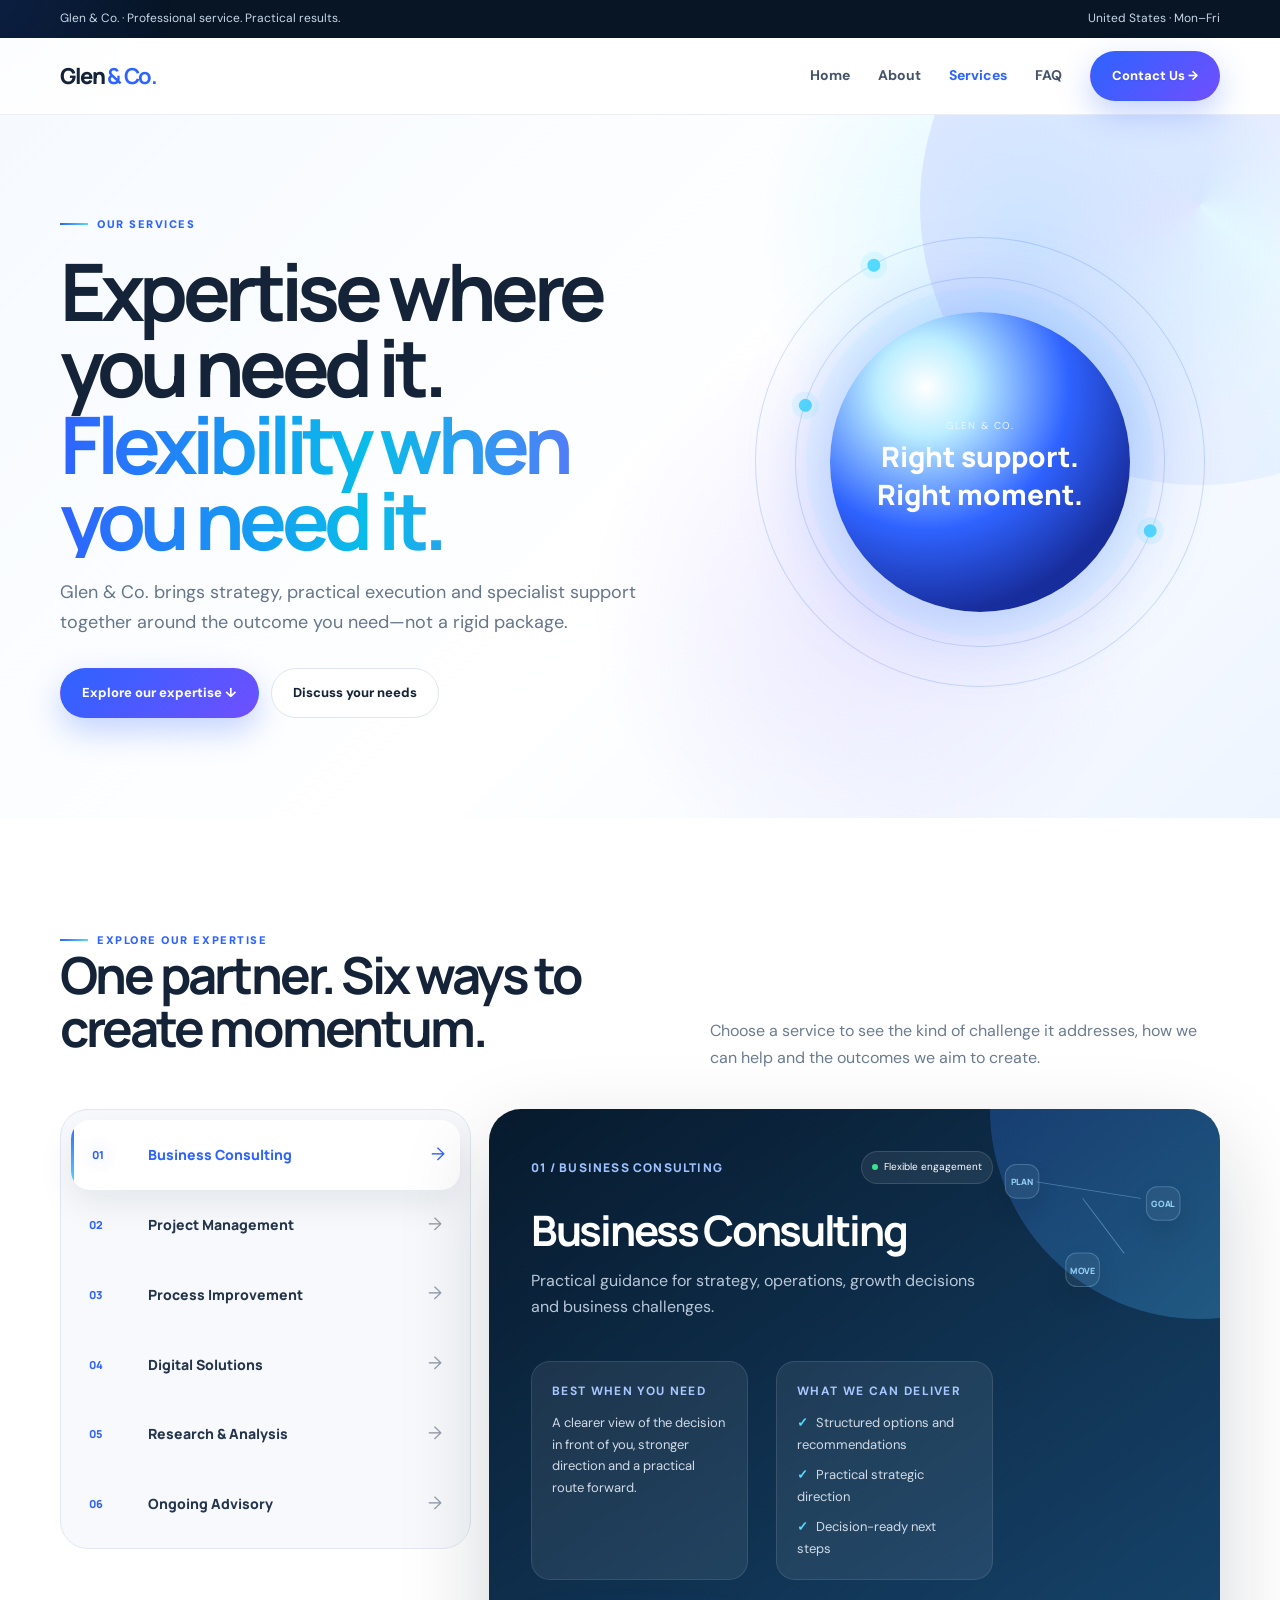
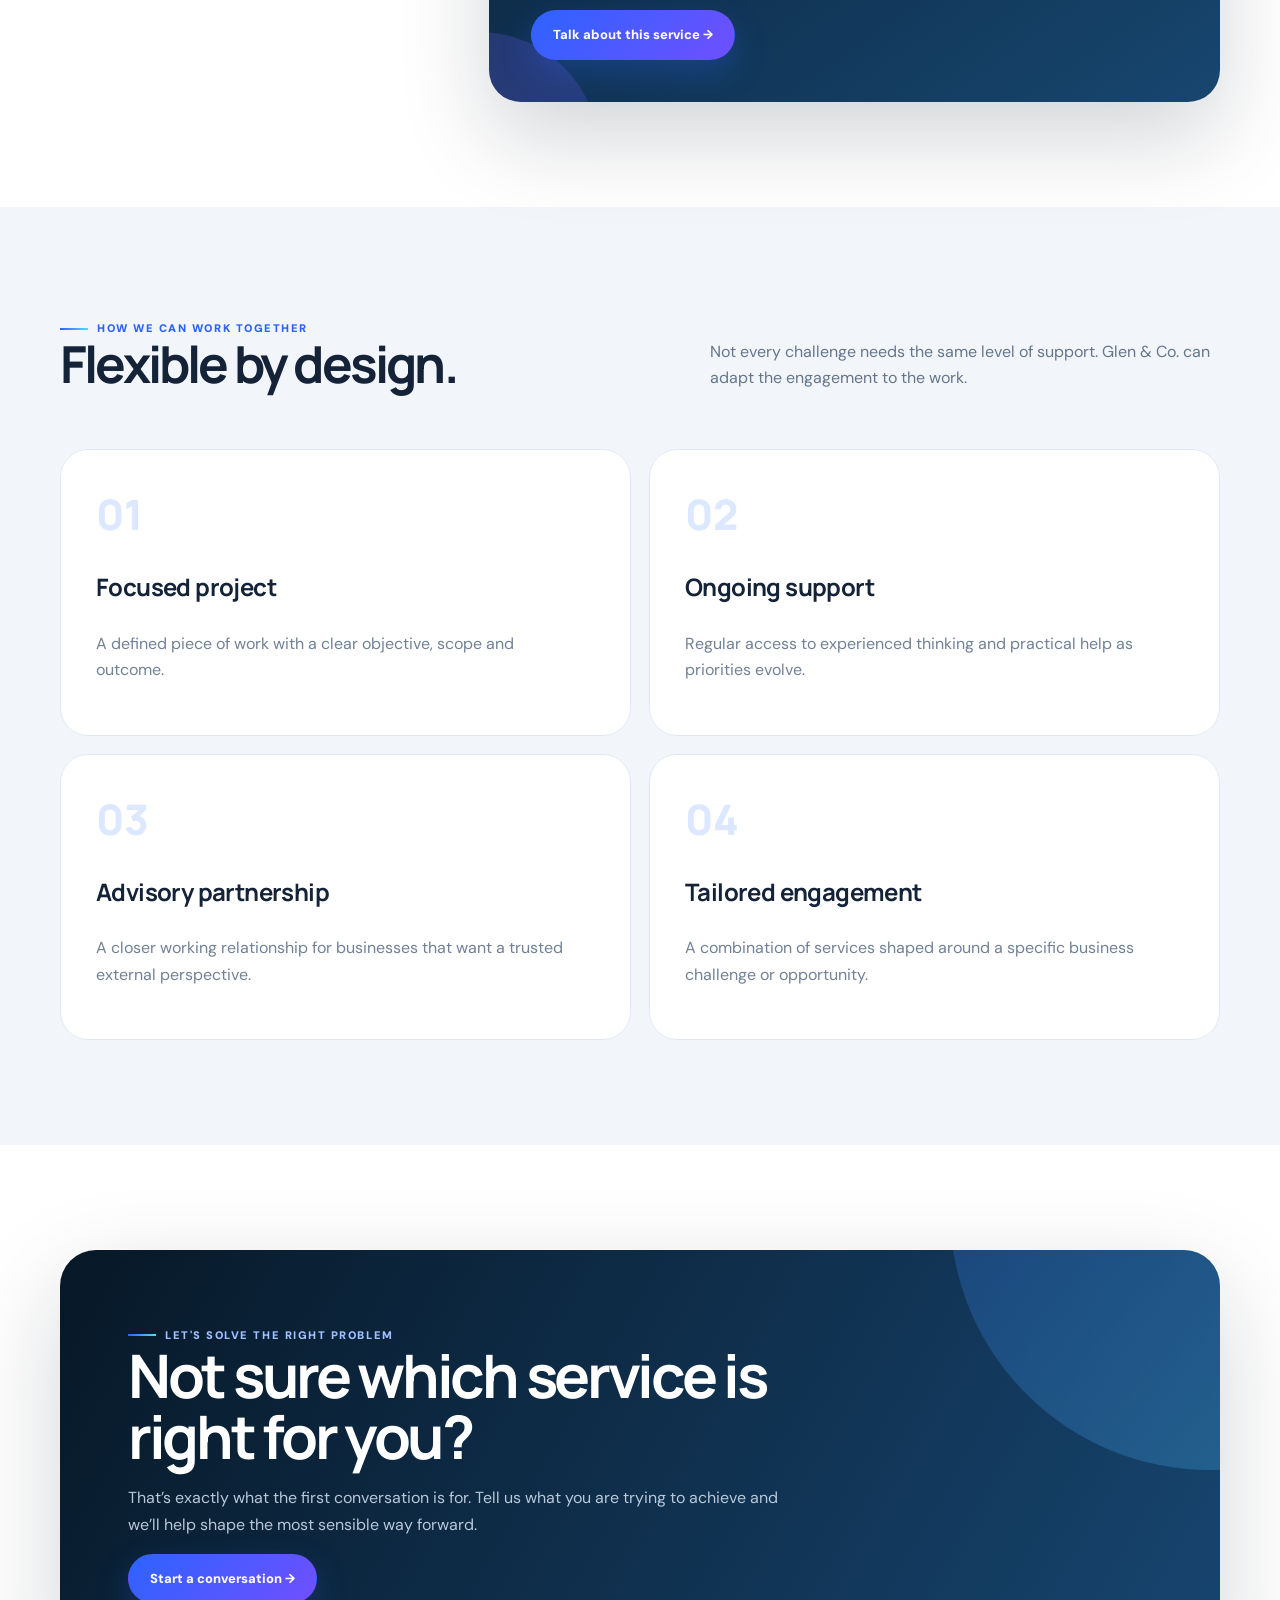
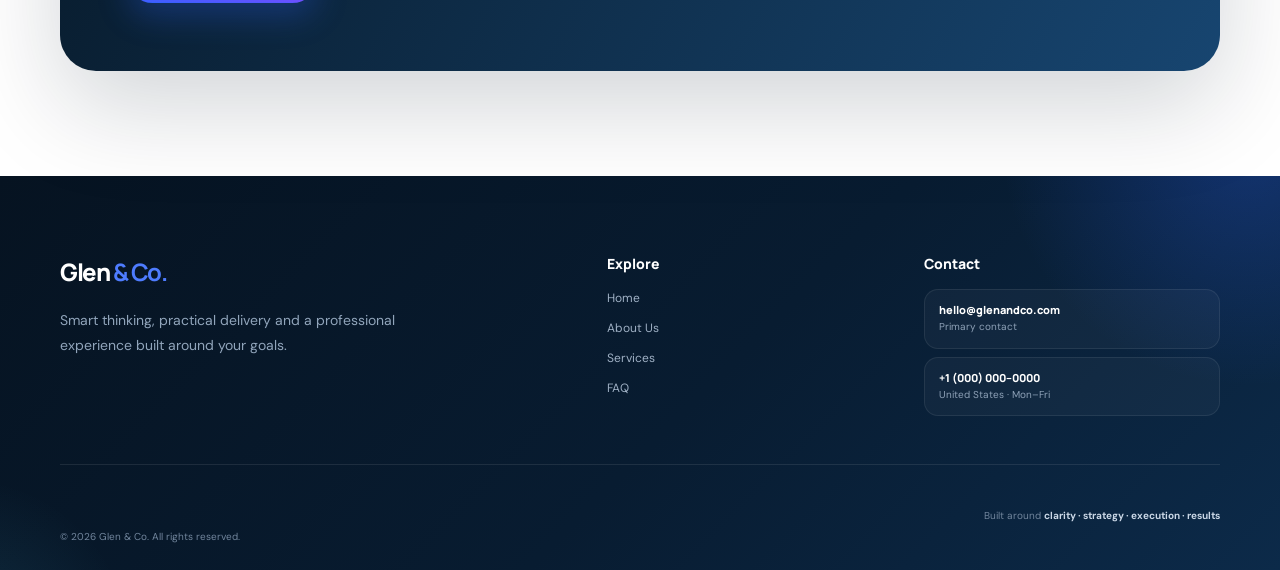
<file: services.html>
<!doctype html><html lang="en-US"><head><meta charset="utf-8"><meta name="viewport" content="width=device-width,initial-scale=1"><title>Services | Glen & Co.</title><meta name="description" content="Explore Glen & Co.'s professional services and tailored business support."><meta name="robots" content="index,follow"><meta property="og:title" content="Services | Glen & Co."><meta property="og:description" content="Explore Glen & Co.'s professional services and tailored business support."><meta name="theme-color" content="#071525"><link rel="stylesheet" href="assets/style.css?v=services-v3-1"></head><body><div class="cursor-glow"></div>
<div class="topbar"><div class="container"><span>Glen & Co. · Professional service. Practical results.</span><span>United States · Mon–Fri</span></div></div>
<header class="header"><div class="container nav"><a class="logo" href="index.html">Glen <b>& Co.</b></a><button class="menu" aria-label="Open navigation">☰</button><nav class="navlinks"><a class="" href="index.html">Home</a><a class="" href="about.html">About</a><a class="active" href="services.html">Services</a><a class="" href="faq.html">FAQ</a><a class="btn btn-primary" href="contact.html">Contact Us →</a></nav></div></header>
<main class="services-v2">
<section class="services-hero">
<div class="container hero-layout">
<div class="reveal"><span class="eyebrow">Our services</span><h1>Expertise where you need it. <span>Flexibility when you need it.</span></h1><p class="lead">Glen & Co. brings strategy, practical execution and specialist support together around the outcome you need—not a rigid package.</p><div class="actions"><a class="btn btn-primary" href="#service-studio">Explore our expertise ↓</a><a class="btn btn-light" href="contact.html">Discuss your needs</a></div></div>
<div class="hero-orb reveal"><div class="hero-ring"><i class="hero-dot"></i><i class="hero-dot"></i></div><div class="hero-ring two"><i class="hero-dot"></i><i class="hero-dot"></i></div><div class="hero-disc"><div><small>Glen & Co.</small><strong>Right support.<br>Right moment.</strong></div></div></div>
</div>
</section>

<section class="service-studio" id="service-studio">
<div class="container">
<div class="studio-head reveal"><div><span class="eyebrow">Explore our expertise</span><h2>One partner. Six ways to create momentum.</h2></div><p>Choose a service to see the kind of challenge it addresses, how we can help and the outcomes we aim to create.</p></div>
<div class="mobile-service-nav" aria-label="Choose a service">
<button class="mobile-service-chip active" data-service="0">01 · Consulting</button>
<button class="mobile-service-chip" data-service="1">02 · Projects</button>
<button class="mobile-service-chip" data-service="2">03 · Processes</button>
<button class="mobile-service-chip" data-service="3">04 · Digital</button>
<button class="mobile-service-chip" data-service="4">05 · Research</button>
<button class="mobile-service-chip" data-service="5">06 · Advisory</button>
</div>
<div class="studio">
<div class="service-menu" role="tablist" aria-label="Glen & Co. services">
<button class="service-tab active" data-service="0" role="tab" aria-selected="true"><span class="tab-num">01</span><span class="tab-name">Business Consulting</span><span class="tab-arrow">→</span></button>
<button class="service-tab" data-service="1" role="tab" aria-selected="false"><span class="tab-num">02</span><span class="tab-name">Project Management</span><span class="tab-arrow">→</span></button>
<button class="service-tab" data-service="2" role="tab" aria-selected="false"><span class="tab-num">03</span><span class="tab-name">Process Improvement</span><span class="tab-arrow">→</span></button>
<button class="service-tab" data-service="3" role="tab" aria-selected="false"><span class="tab-num">04</span><span class="tab-name">Digital Solutions</span><span class="tab-arrow">→</span></button>
<button class="service-tab" data-service="4" role="tab" aria-selected="false"><span class="tab-num">05</span><span class="tab-name">Research & Analysis</span><span class="tab-arrow">→</span></button>
<button class="service-tab" data-service="5" role="tab" aria-selected="false"><span class="tab-num">06</span><span class="tab-name">Ongoing Advisory</span><span class="tab-arrow">→</span></button>
</div>
<div class="service-detail" aria-live="polite"><div class="service-visual consulting" id="serviceVisual" aria-hidden="true">
<span class="sv-node">PLAN</span><span class="sv-node">GOAL</span><span class="sv-node">MOVE</span><span class="sv-line"></span><span class="sv-line"></span>
</div><div class="detail-inner">
<div class="detail-top"><span class="detail-number" id="detailNumber">01 / BUSINESS CONSULTING</span><span class="detail-badge"><i></i>Flexible engagement</span></div>
<h2 id="detailTitle">Business Consulting</h2>
<p class="detail-lead" id="detailLead">Practical guidance for strategy, operations, growth decisions and business challenges.</p>
<div class="detail-columns"><div class="detail-box"><h4>Best when you need</h4><p id="detailNeed">A clearer view of the decision in front of you, stronger direction and a practical route forward.</p></div><div class="detail-box"><h4>What we can deliver</h4><ul class="outcome-list" id="detailOutcomes"><li>Structured options and recommendations</li><li>Practical strategic direction</li><li>Decision-ready next steps</li></ul></div></div>
<div class="actions" style="margin-top:30px"><a class="btn btn-primary" href="contact.html">Talk about this service →</a></div>
</div></div>
</div>
</div>
</section>

<section class="engagement">
<div class="container">
<div class="section-head reveal"><div><span class="eyebrow">How we can work together</span><h2>Flexible by design.</h2></div><p>Not every challenge needs the same level of support. Glen & Co. can adapt the engagement to the work.</p></div>
<div class="engagement-grid">
<article class="engagement-card reveal"><div class="big">01</div><h3>Focused project</h3><p>A defined piece of work with a clear objective, scope and outcome.</p></article>
<article class="engagement-card reveal"><div class="big">02</div><h3>Ongoing support</h3><p>Regular access to experienced thinking and practical help as priorities evolve.</p></article>
<article class="engagement-card reveal"><div class="big">03</div><h3>Advisory partnership</h3><p>A closer working relationship for businesses that want a trusted external perspective.</p></article>
<article class="engagement-card reveal"><div class="big">04</div><h3>Tailored engagement</h3><p>A combination of services shaped around a specific business challenge or opportunity.</p></article>
</div>
</div>
</section>

<section class="services-cta">
<div class="container"><div class="cta-box-sv reveal"><span class="eyebrow" style="color:#9fc0ff">Let's solve the right problem</span><h2>Not sure which service is right for you?</h2><p>That’s exactly what the first conversation is for. Tell us what you are trying to achieve and we’ll help shape the most sensible way forward.</p><a class="btn btn-primary" href="contact.html">Start a conversation →</a></div></div>
</section>
</main>
<footer class="footer"><div class="container"><div class="footer-grid"><div><a class="logo" href="index.html">Glen <b>& Co.</b></a><p>Smart thinking, practical delivery and a professional experience built around your goals.</p></div><div><h4>Explore</h4><a href="index.html">Home</a><a href="about.html">About Us</a><a href="services.html">Services</a><a href="faq.html">FAQ</a></div><div><h4>Contact</h4><div class="footer-contact-card"><div><strong>hello@glenandco.com</strong><small>Primary contact</small></div></div><div class="footer-contact-card"><div><strong>+1 (000) 000–0000</strong><small>United States · Mon–Fri</small></div></div></div></div><div class="footer-bottom"><div class="copyright">© <span data-year></span> Glen & Co. All rights reserved.</div><div class="footer-signature">Built around <b>clarity · strategy · execution · results</b></div></div></div></footer><button class="top-btn" aria-label="Back to top">↑</button><div class="toast">Thanks! Your message is ready to send.</div><script src="assets/script.js"></script></body></html>
</file>
<file: assets/style.css>
@import url('https://fonts.googleapis.com/css2?family=DM+Sans:wght@400;500;600;700&family=Manrope:wght@600;700;800&display=swap');
:root{--ink:#071525;--ink2:#102b49;--blue:#2d63ff;--cyan:#59d8ff;--violet:#765cff;--coral:#ff7a66;--text:#142337;--muted:#65768b;--line:#e4eaf2;--soft:#f3f7fc;--white:#fff;--shadow:0 28px 90px rgba(7,21,37,.13);--radius:28px}
*{box-sizing:border-box}html{scroll-behavior:smooth}body{margin:0;color:var(--text);font-family:"DM Sans",sans-serif;line-height:1.65;background:#fff;overflow-x:hidden}a{color:inherit;text-decoration:none}button,input,textarea{font:inherit}
.cursor-glow{position:fixed;width:360px;height:360px;border-radius:50%;pointer-events:none;background:radial-gradient(circle,rgba(45,99,255,.13),transparent 68%);transform:translate(-50%,-50%);z-index:0}
.container{width:min(1160px,calc(100% - 40px));margin:auto;position:relative;z-index:2}
.topbar{background:#071525;color:#c8d7e8;font-size:12px}.topbar .container{display:flex;justify-content:space-between;padding:9px 0}
.header{position:sticky;top:0;z-index:100;background:rgba(255,255,255,.84);backdrop-filter:blur(20px);border-bottom:1px solid rgba(228,234,242,.75)}
.nav{height:76px;display:flex;align-items:center;justify-content:space-between}.logo{font-family:Manrope,sans-serif;font-size:22px;font-weight:800;letter-spacing:-.06em}.logo b{color:var(--blue)}
.navlinks{display:flex;align-items:center;gap:28px;font-size:14px;font-weight:700}.navlinks a{color:#44536a;transition:.2s}.navlinks a:hover,.navlinks a.active{color:var(--blue)}
.menu{display:none;background:none;border:0;font-size:25px}.btn{display:inline-flex;align-items:center;justify-content:center;gap:9px;border-radius:999px;padding:13px 21px;font-weight:800;font-size:13px;border:1px solid transparent;cursor:pointer;transition:transform .2s,box-shadow .2s,background .2s}.btn:hover{transform:translateY(-3px)}.btn-primary{color:#fff;background:linear-gradient(135deg,#2d63ff,#704fff);box-shadow:0 13px 32px rgba(45,99,255,.28)}.btn-primary:hover{box-shadow:0 18px 42px rgba(45,99,255,.38)}.btn-light{background:#fff;border-color:#dfe6ef}
.hero{min-height:710px;display:flex;align-items:center;padding:82px 0 100px;position:relative;overflow:hidden;background:radial-gradient(circle at 78% 30%,rgba(89,216,255,.18),transparent 24%),radial-gradient(circle at 67% 72%,rgba(118,92,255,.13),transparent 25%),linear-gradient(135deg,#f8fbff 0%,#fff 48%,#eef5ff 100%)}
.hero:before{content:"";position:absolute;width:680px;height:680px;right:-230px;top:-180px;border-radius:50%;background:conic-gradient(from 30deg,rgba(45,99,255,.15),rgba(89,216,255,.08),rgba(118,92,255,.12),rgba(45,99,255,.15));filter:blur(3px);animation:spin 18s linear infinite}.hero:after{content:"";position:absolute;width:280px;height:280px;left:-130px;bottom:-160px;border-radius:50%;background:rgba(255,122,102,.11);filter:blur(20px)}
.hero-grid{display:grid;grid-template-columns:1fr 1fr;gap:70px;align-items:center}.eyebrow{display:inline-flex;align-items:center;gap:9px;color:var(--blue);font-size:11px;font-weight:900;letter-spacing:.14em;text-transform:uppercase}.eyebrow:before{content:"";width:28px;height:2px;background:linear-gradient(90deg,var(--blue),var(--cyan))}
h1,h2,h3{font-family:Manrope,sans-serif}h1{font-size:clamp(50px,6.5vw,82px);line-height:.96;letter-spacing:-.068em;margin:20px 0 24px}h1 span{background:linear-gradient(90deg,#245df5,#00b9ed 60%,#7355ff);-webkit-background-clip:text;background-clip:text;color:transparent}h2{font-size:clamp(34px,4vw,51px);line-height:1.03;letter-spacing:-.055em;margin:0 0 17px}h3{letter-spacing:-.025em}.lead{font-size:18px;color:var(--muted);max-width:650px}.actions{display:flex;flex-wrap:wrap;gap:12px;margin-top:31px}
.hero-visual{position:relative;min-height:480px}.hero-panel{position:absolute;inset:20px 35px 30px 25px;background:linear-gradient(145deg,#081a2d,#173b61);color:#fff;border-radius:34px;padding:31px;box-shadow:0 40px 110px rgba(7,21,37,.24);overflow:hidden;transform-style:preserve-3d;transition:transform .15s ease}.hero-panel:before{content:"";position:absolute;width:330px;height:330px;border-radius:50%;right:-145px;top:-150px;background:linear-gradient(135deg,#2d63ff,#59d8ff);opacity:.65}.hero-panel:after{content:"";position:absolute;width:270px;height:270px;border-radius:50%;left:-140px;bottom:-170px;background:#765cff;opacity:.23;filter:blur(8px)}
.panel-top{position:relative;z-index:2}.panel-top h2{font-size:35px;color:#fff;margin-top:18px;max-width:390px}.panel-top p{color:#b9c8d9;max-width:390px}.metrics{display:grid;grid-template-columns:1fr 1fr;gap:12px;margin-top:48px;position:relative;z-index:3}.metric{padding:18px;border:1px solid rgba(255,255,255,.12);background:rgba(255,255,255,.08);border-radius:19px;backdrop-filter:blur(10px);transition:.25s}.metric:hover{background:rgba(255,255,255,.15);transform:translateY(-5px)}.metric strong{font:800 29px Manrope;display:block}.metric small{color:#b8c7d8;font-size:11px}.float-card{position:absolute;z-index:6;background:#fff;border:1px solid #e3eaf4;border-radius:18px;padding:15px 18px;box-shadow:0 20px 55px rgba(7,21,37,.14);font-size:12px;font-weight:800}.float-card strong{display:block;font:800 21px Manrope}.fc1{top:4px;right:0}.fc2{bottom:5px;left:0}.status-dot{display:inline-block;width:8px;height:8px;border-radius:50%;background:#2ed47a;margin-right:7px;box-shadow:0 0 0 5px rgba(46,212,122,.12)}
.trust{padding:24px 0;background:#071525;color:#fff}.trust .container{display:flex;justify-content:space-between;align-items:center;gap:25px}.trust-label{font-size:11px;letter-spacing:.12em;text-transform:uppercase;color:#8193a8}.trust-items{display:flex;gap:35px;flex-wrap:wrap;font-weight:700;font-size:13px;color:#d8e2ed}
.section{padding:100px 0}.soft{background:var(--soft)}.section-head{display:flex;justify-content:space-between;align-items:end;gap:35px;margin-bottom:42px}.section-head>div{max-width:610px}.section-head>p{max-width:510px;color:var(--muted)}
.cards{display:grid;grid-template-columns:repeat(3,1fr);gap:19px}.card{border:1px solid var(--line);background:#fff;border-radius:var(--radius);padding:30px;transition:transform .25s,box-shadow .25s,border-color .25s;position:relative;overflow:hidden}.card:after{content:"";position:absolute;width:130px;height:130px;border-radius:50%;right:-70px;top:-70px;background:linear-gradient(135deg,rgba(45,99,255,.15),rgba(89,216,255,.1));transition:.25s}.card:hover{transform:translateY(-9px);box-shadow:var(--shadow);border-color:#d6e0ef}.card:hover:after{transform:scale(1.5)}.icon{width:50px;height:50px;border-radius:16px;display:grid;place-items:center;background:linear-gradient(135deg,#eaf1ff,#e9faff);color:var(--blue);font-weight:900;margin-bottom:23px;position:relative;z-index:2}.card h3,.card p{position:relative;z-index:2}.card p{color:var(--muted);margin:0}
.split{display:grid;grid-template-columns:.9fr 1.1fr;gap:80px;align-items:center}.checks{display:grid;gap:13px;margin-top:25px}.check{display:flex;gap:11px}.check b{color:var(--blue)}
.quote{border-radius:31px;padding:43px;background:linear-gradient(145deg,#081a2d,#173b61);color:#fff;box-shadow:var(--shadow);position:relative;overflow:hidden}.quote:before{content:"";position:absolute;width:230px;height:230px;border-radius:50%;right:-100px;top:-110px;background:linear-gradient(135deg,#2d63ff,#59d8ff);opacity:.35}.quote:after{content:"“";position:absolute;font:900 170px Manrope;color:rgba(255,255,255,.05);right:5px;top:-35px}.quote p{font-size:21px;line-height:1.5;position:relative;z-index:2}.quote strong{font-size:12px;text-transform:uppercase;letter-spacing:.12em;color:#a9c6ff;position:relative;z-index:2}
.process{display:grid;grid-template-columns:repeat(4,1fr);gap:15px}.step{padding:28px;border:1px solid var(--line);border-radius:22px;background:#fff;transition:.25s}.step:hover{transform:translateY(-7px);box-shadow:var(--shadow);border-color:#d4def0}.step b{font-size:11px;color:var(--blue);letter-spacing:.08em}.step h3{margin:12px 0 7px}.step p{color:var(--muted);font-size:14px;margin:0}
.page-hero{padding:100px 0 78px;background:radial-gradient(circle at 80% 20%,rgba(89,216,255,.16),transparent 23%),radial-gradient(circle at 68% 55%,rgba(118,92,255,.10),transparent 25%),var(--soft);position:relative;overflow:hidden}.page-hero:after{content:"";position:absolute;width:240px;height:240px;border-radius:50%;right:-80px;bottom:-130px;background:rgba(255,122,102,.12);filter:blur(20px)}.page-hero p{font-size:19px;color:var(--muted);max-width:720px}
.services{display:grid;grid-template-columns:1fr 1fr;gap:19px}.service{display:grid;grid-template-columns:auto 1fr;gap:20px;padding:31px;border:1px solid var(--line);border-radius:26px;background:#fff;transition:.25s;position:relative;overflow:hidden}.service:before{content:"";position:absolute;left:0;top:0;bottom:0;width:4px;background:linear-gradient(#2d63ff,#59d8ff);transform:scaleY(0);transform-origin:bottom;transition:.25s}.service:hover{transform:translateY(-7px);box-shadow:var(--shadow);border-color:#d4def0}.service:hover:before{transform:scaleY(1)}.service .icon{margin:0}.service p{color:var(--muted)}
.cta{border-radius:34px;padding:67px;background:linear-gradient(120deg,#071827,#183f68);color:#fff;overflow:hidden;position:relative;box-shadow:var(--shadow)}.cta:before{content:"";position:absolute;width:500px;height:500px;border-radius:50%;right:-220px;top:-260px;background:linear-gradient(135deg,#2d63ff,#59d8ff);opacity:.25}.cta:after{content:"";position:absolute;width:250px;height:250px;border-radius:50%;left:-140px;bottom:-190px;background:#765cff;opacity:.2}.cta>*{position:relative;z-index:2}.cta p{color:#b9c8d9;max-width:650px}
.form-wrap{display:grid;grid-template-columns:.75fr 1.25fr;gap:60px}.form-card{border:1px solid var(--line);border-radius:30px;padding:31px;box-shadow:var(--shadow);background:#fff}form{display:grid;gap:16px}.row{display:grid;grid-template-columns:1fr 1fr;gap:14px}label{font-size:13px;font-weight:800}input,textarea{width:100%;margin-top:6px;padding:14px 15px;border:1px solid #dbe3ed;border-radius:14px;outline:none;background:#fff;transition:.2s}input:focus,textarea:focus{border-color:var(--blue);box-shadow:0 0 0 4px #eaf0ff}textarea{min-height:155px;resize:vertical}.notice{font-size:11px;color:var(--muted)}
.faq{display:grid;gap:12px;max-width:850px;margin:auto}.faq details{border:1px solid var(--line);border-radius:18px;padding:20px 22px;background:#fff;transition:.2s}.faq details[open]{box-shadow:0 18px 50px rgba(7,21,37,.08);border-color:#d7e1ef}.faq summary{cursor:pointer;font-weight:800}.faq p{color:var(--muted)}
.footer{background:#061321;color:#c8d4e2;padding:60px 0 24px}.footer-grid{display:grid;grid-template-columns:1.3fr .7fr .8fr;gap:55px}.footer p{color:#8798ad;max-width:410px}.footer h4{color:#fff;margin:0 0 12px}.footer a{display:block;color:#aebdcd;margin:7px 0;font-size:13px}.copyright{border-top:1px solid rgba(255,255,255,.08);padding-top:20px;margin-top:42px;font-size:11px;color:#74869c}
.reveal{opacity:0;transform:translateY(24px);transition:opacity .75s ease,transform .75s ease}.reveal.visible{opacity:1;transform:none}.floating{animation:float 6s ease-in-out infinite}@keyframes float{50%{transform:translateY(-10px)}}@keyframes spin{to{transform:rotate(360deg)}}.toast{position:fixed;right:20px;bottom:20px;background:#08192b;color:#fff;padding:14px 18px;border-radius:14px;box-shadow:var(--shadow);transform:translateY(30px);opacity:0;pointer-events:none;transition:.3s;z-index:200;font-size:13px}.toast.show{opacity:1;transform:none}.top-btn{position:fixed;right:18px;bottom:18px;width:42px;height:42px;border-radius:50%;border:0;background:linear-gradient(135deg,#2d63ff,#765cff);color:#fff;z-index:80;opacity:0;transform:translateY(10px);transition:.25s;cursor:pointer;box-shadow:0 10px 25px rgba(45,99,255,.3)}.top-btn.show{opacity:1;transform:none}
@media(max-width:850px){.container{width:min(100% - 28px,1160px)}.topbar{display:none}.nav{height:68px}.menu{display:block}.navlinks{display:none;position:absolute;left:14px;right:14px;top:76px;background:#fff;border:1px solid var(--line);border-radius:18px;padding:12px;box-shadow:var(--shadow);flex-direction:column;align-items:stretch;gap:2px}.navlinks.open{display:flex}.navlinks a{padding:10px 12px}.navlinks .btn{margin-top:6px}.hero{padding:62px 0 75px}.hero-grid,.split,.form-wrap{grid-template-columns:1fr;gap:38px}.hero-visual{min-height:430px}.cards,.services{grid-template-columns:1fr}.process{grid-template-columns:1fr 1fr}.trust .container{display:block}.trust-items{margin-top:12px}.section{padding:75px 0}.section-head{display:block}.section-head>p{margin-top:15px}.footer-grid{grid-template-columns:1fr 1fr}}
@media(max-width:520px){h1{font-size:46px}.metrics,.row,.process,.footer-grid{grid-template-columns:1fr}.hero-panel{inset:25px 8px 25px 8px}.fc1{right:-4px}.fc2{left:-4px}.hero-visual{min-height:470px}.cta{padding:38px 25px}.cursor-glow{display:none}}


/* ================= HOME V2 — PREMIUM SHOWCASE ================= */
.home-v2{--hblue:#2f63ff;--hcyan:#55dcff;--hviolet:#7a5cff}
.home-v2 .hero-v2{min-height:780px;padding:72px 0 70px;background:#f7faff;position:relative;overflow:hidden}
.home-v2 .hero-v2:before{content:"";position:absolute;inset:-20% -10% auto auto;width:780px;height:780px;border-radius:50%;background:radial-gradient(circle at 35% 35%,rgba(85,220,255,.36),rgba(47,99,255,.15) 34%,rgba(122,92,255,.10) 58%,transparent 70%);filter:blur(4px);animation:homeOrb 14s ease-in-out infinite}
.home-v2 .hero-v2:after{content:"";position:absolute;width:450px;height:450px;left:-220px;bottom:-270px;border-radius:50%;background:rgba(255,122,102,.10);filter:blur(25px)}
.home-v2 .hero-grid-v2{display:grid;grid-template-columns:.95fr 1.05fr;gap:45px;align-items:center;position:relative;z-index:3}
.home-v2 .hero-copy-v2{padding-top:15px}
.home-v2 .hero-kicker{display:inline-flex;align-items:center;gap:9px;padding:8px 12px;border:1px solid #dce6f5;border-radius:999px;background:rgba(255,255,255,.78);font-size:10px;font-weight:900;letter-spacing:.13em;text-transform:uppercase;color:#2f63ff;box-shadow:0 8px 30px rgba(22,55,94,.05)}
.home-v2 .hero-kicker i{width:7px;height:7px;border-radius:50%;background:#35d789;box-shadow:0 0 0 5px rgba(53,215,137,.12)}
.home-v2 .hero-copy-v2 h1{font-size:clamp(55px,6.2vw,88px);max-width:700px;margin:22px 0 22px}
.home-v2 .hero-copy-v2 h1 em{font-style:normal;display:block;background:linear-gradient(95deg,#2f63ff,#05bde8 55%,#7a5cff);-webkit-background-clip:text;background-clip:text;color:transparent}
.home-v2 .hero-copy-v2 .lead{font-size:18px;max-width:590px}
.home-v2 .hero-actions-v2{display:flex;gap:12px;flex-wrap:wrap;margin-top:30px}
.home-v2 .hero-note{display:flex;align-items:center;gap:12px;margin-top:25px;color:#718196;font-size:12px}
.home-v2 .hero-note strong{color:#142337}
.home-v2 .hero-note .avatars{display:flex}.home-v2 .hero-note .avatar{width:27px;height:27px;border-radius:50%;border:2px solid #fff;margin-left:-7px;background:linear-gradient(135deg,#2f63ff,#59d8ff)}.home-v2 .hero-note .avatar:first-child{margin-left:0;background:linear-gradient(135deg,#ff8b78,#ffcc7a)}.home-v2 .hero-note .avatar:nth-child(3){background:linear-gradient(135deg,#7a5cff,#b18cff)}
.home-v2 .hero-stage{height:560px;position:relative;perspective:1200px}
.home-v2 .orbital{position:absolute;inset:35px 10px 20px 30px;border-radius:42px;background:linear-gradient(145deg,#071a2d,#123b62 58%,#0b2643);box-shadow:0 45px 120px rgba(8,31,56,.28);overflow:hidden;transform-style:preserve-3d;transition:transform .15s ease}
.home-v2 .orbital:before{content:"";position:absolute;width:450px;height:450px;right:-180px;top:-190px;border-radius:50%;background:radial-gradient(circle,#58dcff 0,#2f63ff 33%,rgba(47,99,255,0) 69%);opacity:.72}
.home-v2 .orbital:after{content:"";position:absolute;width:330px;height:330px;left:-180px;bottom:-210px;border-radius:50%;background:radial-gradient(circle,#795dff,rgba(122,92,255,0) 68%);opacity:.45}
.home-v2 .gridlines{position:absolute;inset:0;background-image:linear-gradient(rgba(255,255,255,.055) 1px,transparent 1px),linear-gradient(90deg,rgba(255,255,255,.055) 1px,transparent 1px);background-size:42px 42px;mask-image:linear-gradient(to bottom,black,transparent 90%);opacity:.55}
.home-v2 .orbital-content{position:absolute;inset:0;padding:30px;z-index:3;color:#fff}
.home-v2 .orbital-head{display:flex;justify-content:space-between;align-items:center}.home-v2 .orbital-label{font-size:10px;letter-spacing:.14em;text-transform:uppercase;color:#9fc1ff;font-weight:900}.home-v2 .live-pill{font-size:10px;padding:7px 10px;border-radius:999px;background:rgba(255,255,255,.09);border:1px solid rgba(255,255,255,.12)}.home-v2 .live-pill i{display:inline-block;width:6px;height:6px;border-radius:50%;background:#39e090;margin-right:6px}
.home-v2 .center-node{position:absolute;left:50%;top:49%;transform:translate(-50%,-50%);width:180px;height:180px;border-radius:50%;display:grid;place-items:center;text-align:center;background:radial-gradient(circle at 35% 30%,#ffffff,#cfeeff 17%,#2f63ff 45%,#182d9c 72%);box-shadow:0 0 0 18px rgba(85,220,255,.07),0 0 80px rgba(47,99,255,.45);animation:nodePulse 4s ease-in-out infinite}
.home-v2 .center-node span{font-size:9px;letter-spacing:.15em;text-transform:uppercase;font-weight:900;color:#e9f7ff}.home-v2 .center-node strong{display:block;font:800 25px Manrope;color:#fff;margin-top:5px}
.home-v2 .orbit{position:absolute;left:50%;top:49%;width:355px;height:355px;border:1px solid rgba(255,255,255,.15);border-radius:50%;transform:translate(-50%,-50%) rotate(15deg);animation:orbitSpin 18s linear infinite}.home-v2 .orbit.two{width:470px;height:470px;transform:translate(-50%,-50%) rotate(-25deg);animation-duration:26s}.home-v2 .sat{position:absolute;width:44px;height:44px;border-radius:50%;display:grid;place-items:center;font:800 11px Manrope;color:#fff;border:1px solid rgba(255,255,255,.18);background:rgba(255,255,255,.10);backdrop-filter:blur(10px);box-shadow:0 12px 30px rgba(0,0,0,.15)}.home-v2 .orbit .sat:first-child{left:-22px;top:50%}.home-v2 .orbit .sat:last-child{right:-22px;top:50%}.home-v2 .orbit.two .sat:first-child{left:50%;top:-22px}.home-v2 .orbit.two .sat:last-child{left:50%;bottom:-22px}
.home-v2 .stage-card{position:absolute;z-index:8;background:#fff;color:#142337;border:1px solid #e4eaf2;border-radius:18px;box-shadow:0 22px 55px rgba(7,21,37,.17);padding:14px 16px}.home-v2 .stage-card small{display:block;color:#7a899c;font-size:10px}.home-v2 .stage-card strong{font:800 19px Manrope;display:block;margin-top:2px}.home-v2 .stage-card.top{right:-5px;top:7px}.home-v2 .stage-card.bottom{left:-2px;bottom:2px}.home-v2 .stage-card .mini-line{width:82px;height:5px;border-radius:99px;background:#eaf0f8;margin-top:8px;overflow:hidden}.home-v2 .stage-card .mini-line span{display:block;width:72%;height:100%;background:linear-gradient(90deg,#2f63ff,#59d8ff);border-radius:99px}
.home-v2 .marquee-v2{background:#071525;color:#fff;overflow:hidden;border-top:1px solid rgba(255,255,255,.05);border-bottom:1px solid rgba(255,255,255,.05)}.home-v2 .marquee-track{display:flex;width:max-content;animation:marquee 24s linear infinite}.home-v2 .marquee-item{display:flex;align-items:center;gap:16px;padding:17px 34px;font-size:11px;letter-spacing:.12em;text-transform:uppercase;font-weight:800;color:#c8d5e5}.home-v2 .marquee-item b{color:#4ed9ff;font-size:16px}
.home-v2 .services-v2{padding:105px 0}.home-v2 .service-intro{display:grid;grid-template-columns:1fr .8fr;gap:50px;align-items:end;margin-bottom:45px}.home-v2 .service-intro p{color:#68798d;max-width:520px;margin:0}.home-v2 .service-grid-v2{display:grid;grid-template-columns:repeat(3,1fr);gap:18px}.home-v2 .service-card-v2{min-height:320px;padding:30px;border:1px solid #e2e8f1;border-radius:28px;position:relative;overflow:hidden;background:#fff;transition:.3s}.home-v2 .service-card-v2:hover{transform:translateY(-10px);box-shadow:0 30px 80px rgba(7,21,37,.12);border-color:#d4def0}.home-v2 .service-card-v2 .number{font:800 12px Manrope;color:#2f63ff}.home-v2 .service-card-v2 h3{font-size:24px;margin:70px 0 10px}.home-v2 .service-card-v2 p{color:#718196;margin:0}.home-v2 .service-card-v2 .arrow{position:absolute;right:25px;bottom:25px;width:42px;height:42px;border-radius:50%;display:grid;place-items:center;background:#eef4ff;color:#2f63ff;transition:.25s}.home-v2 .service-card-v2:hover .arrow{background:#2f63ff;color:#fff;transform:rotate(-35deg)}.home-v2 .service-card-v2:after{content:"";position:absolute;width:180px;height:180px;border-radius:50%;right:-100px;top:-100px;background:linear-gradient(135deg,rgba(47,99,255,.15),rgba(85,220,255,.08));transition:.3s}.home-v2 .service-card-v2:hover:after{transform:scale(1.35)}
.home-v2 .difference-v2{padding:105px 0;background:#f2f6fb}.home-v2 .difference-grid{display:grid;grid-template-columns:.85fr 1.15fr;gap:70px;align-items:center}.home-v2 .difference-title{font-size:clamp(36px,4.4vw,58px)}.home-v2 .difference-copy{color:#6a7b8f}.home-v2 .feature-list{display:grid;gap:13px;margin-top:28px}.home-v2 .feature-row{display:flex;gap:13px;align-items:center;padding:12px 0;border-bottom:1px solid #dce4ee;font-size:13px}.home-v2 .feature-row i{width:25px;height:25px;border-radius:50%;display:grid;place-items:center;background:#e8f1ff;color:#2f63ff;font-style:normal;font-weight:900}
.home-v2 .quote-v2{position:relative;padding:48px;border-radius:32px;color:#fff;background:linear-gradient(145deg,#071a2d,#17456f);box-shadow:0 35px 90px rgba(7,21,37,.19);overflow:hidden}.home-v2 .quote-v2:before{content:"";position:absolute;right:-120px;top:-150px;width:360px;height:360px;border-radius:50%;background:linear-gradient(135deg,#2f63ff,#59d8ff);opacity:.3}.home-v2 .quote-v2 p{position:relative;z-index:2;font:600 24px/1.45 Manrope;max-width:650px}.home-v2 .quote-v2 footer{position:relative;z-index:2;color:#a9c6ff;font-size:11px;font-weight:900;letter-spacing:.12em;text-transform:uppercase}
.home-v2 .process-v2{padding:105px 0}.home-v2 .process-head{max-width:650px;margin-bottom:45px}.home-v2 .process-grid-v2{display:grid;grid-template-columns:repeat(4,1fr);gap:15px}.home-v2 .process-card-v2{padding:28px;border-radius:24px;background:#fff;border:1px solid #e2e8f1;transition:.25s}.home-v2 .process-card-v2:hover{transform:translateY(-8px);box-shadow:0 24px 60px rgba(7,21,37,.10)}.home-v2 .process-card-v2 .stepno{font:800 11px Manrope;color:#2f63ff}.home-v2 .process-card-v2 h3{margin:14px 0 8px}.home-v2 .process-card-v2 p{font-size:13px;color:#718196;margin:0}
.home-v2 .cta-v2{padding:105px 0;background:#f2f6fb}.home-v2 .cta-box-v2{position:relative;overflow:hidden;border-radius:36px;padding:70px;background:linear-gradient(120deg,#071827,#164570);color:#fff;box-shadow:0 35px 100px rgba(7,21,37,.20)}.home-v2 .cta-box-v2:before{content:"";position:absolute;width:550px;height:550px;border-radius:50%;right:-250px;top:-310px;background:linear-gradient(135deg,#2f63ff,#59d8ff);opacity:.25}.home-v2 .cta-box-v2:after{content:"";position:absolute;width:220px;height:220px;border-radius:50%;left:-120px;bottom:-160px;background:#765cff;opacity:.22}.home-v2 .cta-box-v2>*{position:relative;z-index:2}.home-v2 .cta-box-v2 h2{font-size:clamp(38px,5vw,62px);max-width:700px;color:#fff}.home-v2 .cta-box-v2 p{max-width:650px;color:#b9c8d9}
@keyframes homeOrb{50%{transform:translate(-35px,28px) scale(1.04)}}@keyframes nodePulse{50%{box-shadow:0 0 0 28px rgba(85,220,255,.05),0 0 105px rgba(47,99,255,.55);transform:translate(-50%,-50%) scale(1.03)}}@keyframes orbitSpin{to{transform:translate(-50%,-50%) rotate(375deg)}}@keyframes marquee{to{transform:translateX(-50%)}}
@media(max-width:850px){.home-v2 .hero-v2{min-height:auto;padding:65px 0 70px}.home-v2 .hero-grid-v2,.home-v2 .service-intro,.home-v2 .difference-grid{grid-template-columns:1fr;gap:35px}.home-v2 .hero-stage{height:500px}.home-v2 .hero-copy-v2 h1{font-size:56px}.home-v2 .service-grid-v2,.home-v2 .process-grid-v2{grid-template-columns:1fr 1fr}.home-v2 .services-v2,.home-v2 .difference-v2,.home-v2 .process-v2,.home-v2 .cta-v2{padding:75px 0}}
@media(max-width:520px){.home-v2 .hero-copy-v2 h1{font-size:48px}.home-v2 .hero-stage{height:455px}.home-v2 .orbital{inset:25px 0 25px 0}.home-v2 .center-node{width:145px;height:145px}.home-v2 .orbit{width:280px;height:280px}.home-v2 .orbit.two{width:370px;height:370px}.home-v2 .stage-card.top{right:-2px}.home-v2 .stage-card.bottom{left:-2px}.home-v2 .service-grid-v2,.home-v2 .process-grid-v2{grid-template-columns:1fr}.home-v2 .cta-box-v2{padding:40px 25px}.home-v2 .quote-v2{padding:35px 25px}}


/* ================= ABOUT PAGE V2 — BRAND STORY ================= */
.about-v2{--ab:#2f63ff;--ac:#55dcff;--av:#7a5cff}
.about-v2 .about-hero{position:relative;overflow:hidden;padding:92px 0 105px;background:radial-gradient(circle at 82% 22%,rgba(85,220,255,.22),transparent 23%),radial-gradient(circle at 72% 72%,rgba(122,92,255,.13),transparent 27%),linear-gradient(135deg,#f7faff,#fff 54%,#eef5ff)}
.about-v2 .about-hero:before{content:"";position:absolute;width:620px;height:620px;right:-220px;top:-210px;border-radius:50%;background:conic-gradient(from 20deg,rgba(47,99,255,.14),rgba(85,220,255,.08),rgba(122,92,255,.14),rgba(47,99,255,.14));animation:aboutSpin 18s linear infinite}
.about-v2 .hero-story{display:grid;grid-template-columns:1.05fr .95fr;gap:65px;align-items:center;position:relative;z-index:2}
.about-v2 .hero-story h1{font-size:clamp(50px,6.4vw,82px);max-width:850px;margin:20px 0}.about-v2 .hero-story h1 span{display:block;background:linear-gradient(90deg,#2f63ff,#08bde9,#765cff);-webkit-background-clip:text;background-clip:text;color:transparent}.about-v2 .hero-story .lead{max-width:650px}
.about-v2 .story-board{height:465px;position:relative;perspective:1200px}.about-v2 .story-core{position:absolute;inset:35px 25px 35px 10px;border-radius:34px;background:linear-gradient(145deg,#071a2d,#143e66);box-shadow:0 40px 100px rgba(7,21,37,.22);overflow:hidden;transition:transform .15s ease}.about-v2 .story-core:before{content:"";position:absolute;width:330px;height:330px;right:-130px;top:-130px;border-radius:50%;background:linear-gradient(135deg,#2f63ff,#55dcff);opacity:.65}.about-v2 .story-core:after{content:"";position:absolute;width:260px;height:260px;left:-130px;bottom:-160px;border-radius:50%;background:#765cff;opacity:.22}
.about-v2 .story-grid{position:absolute;inset:0;background-image:linear-gradient(rgba(255,255,255,.055) 1px,transparent 1px),linear-gradient(90deg,rgba(255,255,255,.055) 1px,transparent 1px);background-size:42px 42px;mask-image:linear-gradient(to bottom,black,transparent)}
.about-v2 .story-core-content{position:absolute;inset:0;padding:30px;color:#fff;z-index:2}.about-v2 .story-label{font-size:10px;letter-spacing:.14em;text-transform:uppercase;color:#9fc1ff;font-weight:900}.about-v2 .story-core h2{color:#fff;font-size:36px;margin-top:25px;max-width:360px}.about-v2 .story-ring{position:absolute;left:50%;top:57%;transform:translate(-50%,-50%);width:190px;height:190px;border-radius:50%;border:1px solid rgba(255,255,255,.2);display:grid;place-items:center}.about-v2 .story-ring:before{content:"";width:116px;height:116px;border-radius:50%;background:radial-gradient(circle at 35% 25%,#fff,#b9eaff 17%,#2f63ff 50%,#172b91 75%);box-shadow:0 0 70px rgba(47,99,255,.6)}.about-v2 .story-ring span{position:absolute;font:800 12px Manrope;text-transform:uppercase;letter-spacing:.12em}.about-v2 .story-tag{position:absolute;z-index:5;background:#fff;color:#132337;border:1px solid #e0e7f0;border-radius:16px;padding:13px 16px;box-shadow:0 18px 50px rgba(7,21,37,.16);font-size:11px}.about-v2 .story-tag strong{display:block;font:800 18px Manrope}.about-v2 .story-tag.one{right:0;top:0}.about-v2 .story-tag.two{left:0;bottom:0}
.about-v2 .principle-strip{background:#071525;color:#fff}.about-v2 .principle-track{display:flex;justify-content:space-between;gap:25px;flex-wrap:wrap;padding:17px 0}.about-v2 .principle-track span{font-size:11px;text-transform:uppercase;letter-spacing:.12em;font-weight:800;color:#c6d4e5}.about-v2 .principle-track b{color:#4ed9ff;margin-right:8px}
.about-v2 .story-section{padding:105px 0}.about-v2 .story-layout{display:grid;grid-template-columns:.75fr 1.25fr;gap:80px}.about-v2 .sticky-title{position:sticky;top:120px;align-self:start}.about-v2 .sticky-title h2{font-size:clamp(38px,4.4vw,58px)}.about-v2 .story-copy{display:grid;gap:18px}.about-v2 .story-block{padding:28px 0;border-bottom:1px solid #e2e8f0;display:grid;grid-template-columns:90px 1fr;gap:25px}.about-v2 .story-block:first-child{padding-top:0}.about-v2 .story-block .num{font:800 12px Manrope;color:#2f63ff}.about-v2 .story-block h3{margin:0 0 8px;font-size:23px}.about-v2 .story-block p{margin:0;color:#6c7d91}
.about-v2 .values-section{padding:105px 0;background:#f2f6fb}.about-v2 .values-head{display:flex;justify-content:space-between;gap:30px;align-items:end;margin-bottom:42px}.about-v2 .values-head p{max-width:480px;color:#6c7d91}.about-v2 .values-grid{display:grid;grid-template-columns:repeat(3,1fr);gap:18px}.about-v2 .value-card{min-height:320px;padding:30px;border-radius:28px;background:#fff;border:1px solid #e1e8f1;position:relative;overflow:hidden;transition:.3s}.about-v2 .value-card:hover{transform:translateY(-9px);box-shadow:0 30px 80px rgba(7,21,37,.11);border-color:#d3deee}.about-v2 .value-card:after{content:"";position:absolute;width:190px;height:190px;border-radius:50%;right:-105px;top:-105px;background:linear-gradient(135deg,rgba(47,99,255,.17),rgba(85,220,255,.09));transition:.3s}.about-v2 .value-card:hover:after{transform:scale(1.35)}.about-v2 .value-number{font:800 11px Manrope;color:#2f63ff;position:relative;z-index:2}.about-v2 .value-symbol{width:58px;height:58px;border-radius:18px;background:linear-gradient(135deg,#eaf1ff,#e9faff);display:grid;place-items:center;color:#2f63ff;font:800 21px Manrope;margin:55px 0 22px;position:relative;z-index:2}.about-v2 .value-card h3,.about-v2 .value-card p{position:relative;z-index:2}.about-v2 .value-card h3{font-size:24px}.about-v2 .value-card p{color:#718196}
.about-v2 .standards{padding:105px 0}.about-v2 .standards-grid{display:grid;grid-template-columns:1fr 1fr;gap:60px;align-items:center}.about-v2 .standards-copy h2{font-size:clamp(38px,4.4vw,57px)}.about-v2 .standards-copy p{color:#6c7d91;max-width:600px}.about-v2 .standard-list{display:grid;gap:12px;margin-top:28px}.about-v2 .standard-item{display:flex;align-items:center;gap:15px;padding:15px 0;border-bottom:1px solid #e2e8f0;font-size:13px}.about-v2 .standard-item i{width:29px;height:29px;border-radius:50%;display:grid;place-items:center;background:#eaf1ff;color:#2f63ff;font-style:normal;font-weight:900}.about-v2 .standards-panel{padding:38px;border-radius:32px;background:linear-gradient(145deg,#071a2d,#173f67);color:#fff;box-shadow:0 35px 90px rgba(7,21,37,.2);position:relative;overflow:hidden}.about-v2 .standards-panel:before{content:"";position:absolute;width:300px;height:300px;border-radius:50%;right:-130px;top:-140px;background:linear-gradient(135deg,#2f63ff,#55dcff);opacity:.28}.about-v2 .standards-panel>*{position:relative;z-index:2}.about-v2 .standards-panel .eyebrow{color:#9fc0ff}.about-v2 .standards-panel h3{font-size:29px;color:#fff;margin:20px 0 12px}.about-v2 .mini-metrics{display:grid;grid-template-columns:1fr 1fr;gap:12px;margin-top:32px}.about-v2 .mini-metric{padding:17px;border-radius:17px;background:rgba(255,255,255,.08);border:1px solid rgba(255,255,255,.11)}.about-v2 .mini-metric strong{font:800 26px Manrope;display:block}.about-v2 .mini-metric small{color:#b8c7d8}
.about-v2 .about-cta{padding:105px 0;background:#f2f6fb}.about-v2 .cta-panel{border-radius:36px;padding:68px;background:linear-gradient(120deg,#071827,#174570);color:#fff;position:relative;overflow:hidden;box-shadow:0 35px 100px rgba(7,21,37,.18)}.about-v2 .cta-panel:before{content:"";position:absolute;width:500px;height:500px;border-radius:50%;right:-230px;top:-300px;background:linear-gradient(135deg,#2f63ff,#55dcff);opacity:.25}.about-v2 .cta-panel>*{position:relative;z-index:2}.about-v2 .cta-panel h2{color:#fff;font-size:clamp(38px,5vw,60px);max-width:720px}.about-v2 .cta-panel p{color:#b9c8d9;max-width:650px}
@keyframes aboutSpin{to{transform:rotate(360deg)}}
@media(max-width:850px){.about-v2 .about-hero{padding:65px 0 75px}.about-v2 .hero-story,.about-v2 .story-layout,.about-v2 .standards-grid{grid-template-columns:1fr;gap:40px}.about-v2 .story-board{height:470px}.about-v2 .values-head{display:block}.about-v2 .values-head p{margin-top:14px}.about-v2 .values-grid{grid-template-columns:1fr 1fr}.about-v2 .story-layout .sticky-title{position:static}.about-v2 .story-block{grid-template-columns:70px 1fr}.about-v2 .story-section,.about-v2 .values-section,.about-v2 .standards,.about-v2 .about-cta{padding:75px 0}}
@media(max-width:520px){.about-v2 .hero-story h1{font-size:48px}.about-v2 .story-board{height:440px}.about-v2 .story-core{inset:25px 0}.about-v2 .story-tag.one{right:-4px}.about-v2 .story-tag.two{left:-4px}.about-v2 .values-grid{grid-template-columns:1fr}.about-v2 .cta-panel{padding:40px 25px}.about-v2 .mini-metrics{grid-template-columns:1fr}}


/* ================= SERVICES PAGE V2 — INTERACTIVE SERVICE STUDIO ================= */
.services-v2{--svb:#2f63ff;--svc:#55dcff;--svv:#7a5cff}
.services-v2 .services-hero{padding:92px 0 100px;background:radial-gradient(circle at 80% 18%,rgba(85,220,255,.22),transparent 23%),radial-gradient(circle at 68% 70%,rgba(122,92,255,.12),transparent 28%),linear-gradient(135deg,#f6faff,#fff 56%,#eef5ff);position:relative;overflow:hidden}
.services-v2 .services-hero:before{content:"";position:absolute;width:560px;height:560px;right:-200px;top:-190px;border-radius:50%;background:conic-gradient(from 10deg,rgba(47,99,255,.13),rgba(85,220,255,.09),rgba(122,92,255,.13),rgba(47,99,255,.13));animation:servicesSpin 20s linear infinite}
.services-v2 .hero-layout{display:grid;grid-template-columns:1fr .78fr;gap:65px;align-items:center;position:relative;z-index:2}.services-v2 .hero-layout h1{font-size:clamp(52px,6.2vw,80px);margin:20px 0}.services-v2 .hero-layout h1 span{display:block;background:linear-gradient(90deg,#2f63ff,#08bde9,#765cff);-webkit-background-clip:text;background-clip:text;color:transparent}.services-v2 .hero-layout .lead{max-width:650px}
.services-v2 .hero-orb{height:390px;position:relative}.services-v2 .hero-disc{position:absolute;width:300px;height:300px;left:50%;top:50%;transform:translate(-50%,-50%);border-radius:50%;background:radial-gradient(circle at 32% 25%,#fff,#bceeff 16%,#2f63ff 47%,#182d9c 75%);box-shadow:0 0 0 24px rgba(85,220,255,.06),0 0 90px rgba(47,99,255,.4);display:grid;place-items:center;text-align:center;animation:servicesPulse 5s ease-in-out infinite}.services-v2 .hero-disc strong{font:800 28px Manrope;color:#fff;display:block}.services-v2 .hero-disc small{font-size:10px;letter-spacing:.13em;text-transform:uppercase;color:#e5f7ff}.services-v2 .hero-ring{position:absolute;left:50%;top:50%;width:370px;height:370px;border:1px solid rgba(47,99,255,.2);border-radius:50%;transform:translate(-50%,-50%) rotate(20deg);animation:servicesOrbit 16s linear infinite}.services-v2 .hero-ring.two{width:450px;height:450px;transform:translate(-50%,-50%) rotate(-30deg);animation-duration:24s}.services-v2 .hero-dot{position:absolute;width:13px;height:13px;border-radius:50%;background:#55dcff;box-shadow:0 0 0 7px rgba(85,220,255,.13)}.services-v2 .hero-ring .hero-dot:first-child{left:-6px;top:50%}.services-v2 .hero-ring .hero-dot:last-child{right:-6px;top:50%}.services-v2 .hero-ring.two .hero-dot:first-child{left:50%;top:-6px}.services-v2 .hero-ring.two .hero-dot:last-child{left:50%;bottom:-6px}
.services-v2 .service-studio{padding:105px 0}.services-v2 .studio-head{display:flex;justify-content:space-between;align-items:end;gap:35px;margin-bottom:38px}.services-v2 .studio-head p{max-width:510px;color:#6b7c90;margin:0}.services-v2 .studio{display:grid;grid-template-columns:.72fr 1.28fr;gap:18px}.services-v2 .service-menu{border:1px solid #e1e8f1;border-radius:28px;padding:10px;background:#f7f9fc;height:max-content}.services-v2 .service-tab{width:100%;border:0;background:transparent;text-align:left;padding:20px 18px;border-radius:19px;display:grid;grid-template-columns:45px 1fr auto;gap:14px;align-items:center;cursor:pointer;color:#24344a;transition:.2s}.services-v2 .service-tab:hover{background:#fff}.services-v2 .service-tab.active{background:#fff;box-shadow:0 13px 35px rgba(7,21,37,.08);color:#2f63ff}.services-v2 .tab-num{font:800 11px Manrope;color:#2f63ff}.services-v2 .tab-name{font:800 14px Manrope}.services-v2 .tab-arrow{font-size:18px;opacity:.45}.services-v2 .service-tab.active .tab-arrow{opacity:1;transform:translateX(3px)}
.services-v2 .service-detail{min-height:555px;border-radius:32px;background:linear-gradient(145deg,#071a2d,#17466f);color:#fff;padding:42px;position:relative;overflow:hidden;box-shadow:0 35px 90px rgba(7,21,37,.18)}.services-v2 .service-detail:before{content:"";position:absolute;width:420px;height:420px;right:-190px;top:-210px;border-radius:50%;background:linear-gradient(135deg,#2f63ff,#55dcff);opacity:.25}.services-v2 .service-detail:after{content:"";position:absolute;width:240px;height:240px;left:-130px;bottom:-170px;border-radius:50%;background:#765cff;opacity:.22}.services-v2 .detail-inner{position:relative;z-index:2}.services-v2 .detail-top{display:flex;justify-content:space-between;align-items:center}.services-v2 .detail-number{font:800 12px Manrope;color:#9fc1ff;letter-spacing:.1em}.services-v2 .detail-badge{font-size:10px;padding:7px 10px;border:1px solid rgba(255,255,255,.13);border-radius:999px;background:rgba(255,255,255,.07)}.services-v2 .detail-badge i{display:inline-block;width:6px;height:6px;border-radius:50%;background:#3be18e;margin-right:6px}.services-v2 .service-detail h2{font-size:42px;color:#fff;max-width:650px;margin:25px 0 12px}.services-v2 .service-detail .detail-lead{color:#b9c8d9;max-width:650px;font-size:16px}.services-v2 .detail-columns{display:grid;grid-template-columns:1fr 1fr;gap:28px;margin-top:40px}.services-v2 .detail-box{padding:20px;border-radius:19px;background:rgba(255,255,255,.075);border:1px solid rgba(255,255,255,.10)}.services-v2 .detail-box h4{font-size:12px;text-transform:uppercase;letter-spacing:.11em;color:#a9c6ff;margin:0 0 11px}.services-v2 .detail-box p{font-size:13px;color:#d1dbe7;margin:0}.services-v2 .outcome-list{display:grid;gap:9px;margin:0;padding:0;list-style:none}.services-v2 .outcome-list li{font-size:13px;color:#d1dbe7}.services-v2 .outcome-list li:before{content:"✓";color:#55dcff;font-weight:900;margin-right:8px}
.services-v2 .engagement{padding:105px 0;background:#f2f6fb}.services-v2 .engagement-grid{display:grid;grid-template-columns:1fr 1fr;gap:18px}.services-v2 .engagement-card{padding:35px;border-radius:28px;background:#fff;border:1px solid #e1e8f1;min-height:260px;transition:.25s}.services-v2 .engagement-card:hover{transform:translateY(-8px);box-shadow:0 28px 70px rgba(7,21,37,.10)}.services-v2 .engagement-card .big{font:800 42px Manrope;color:#dce8ff}.services-v2 .engagement-card h3{font-size:24px}.services-v2 .engagement-card p{color:#718196;max-width:470px}.services-v2 .services-cta{padding:105px 0}.services-v2 .cta-box-sv{border-radius:36px;padding:68px;background:linear-gradient(120deg,#071827,#174570);color:#fff;position:relative;overflow:hidden;box-shadow:0 35px 100px rgba(7,21,37,.18)}.services-v2 .cta-box-sv:before{content:"";position:absolute;width:520px;height:520px;border-radius:50%;right:-250px;top:-300px;background:linear-gradient(135deg,#2f63ff,#55dcff);opacity:.24}.services-v2 .cta-box-sv>*{position:relative;z-index:2}.services-v2 .cta-box-sv h2{color:#fff;font-size:clamp(38px,5vw,60px);max-width:720px}.services-v2 .cta-box-sv p{color:#b9c8d9;max-width:650px}
@keyframes servicesSpin{to{transform:rotate(360deg)}}@keyframes servicesOrbit{to{transform:translate(-50%,-50%) rotate(380deg)}}@keyframes servicesPulse{50%{transform:translate(-50%,-50%) scale(1.035);box-shadow:0 0 0 30px rgba(85,220,255,.04),0 0 115px rgba(47,99,255,.52)}}
@media(max-width:850px){.services-v2 .services-hero{padding:65px 0 75px}.services-v2 .hero-layout,.services-v2 .studio,.services-v2 .engagement-grid{grid-template-columns:1fr;gap:35px}.services-v2 .hero-orb{height:400px}.services-v2 .studio-head{display:block}.services-v2 .studio-head p{margin-top:14px}.services-v2 .service-detail{min-height:auto}.services-v2 .services-cta,.services-v2 .service-studio,.services-v2 .engagement{padding:75px 0}}
@media(max-width:520px){.services-v2 .hero-layout h1{font-size:48px}.services-v2 .hero-orb{height:360px}.services-v2 .hero-disc{width:220px;height:220px}.services-v2 .hero-ring{width:280px;height:280px}.services-v2 .hero-ring.two{width:350px;height:350px}.services-v2 .service-detail{padding:30px 24px}.services-v2 .detail-columns{grid-template-columns:1fr}.services-v2 .cta-box-sv{padding:40px 25px}}

/* ================= SERVICES SERVICE STUDIO V3 — MOTION + VISUAL IDENTITY ================= */
.services-v2 .service-detail{transition:box-shadow .35s ease,transform .35s ease;background:linear-gradient(145deg,#071a2d,#17466f)}
.services-v2 .service-detail.is-switching{transform:translateY(4px);box-shadow:0 18px 55px rgba(7,21,37,.13)}
.services-v2 .detail-inner{animation:detailEnter .45s cubic-bezier(.2,.8,.2,1)}
.services-v2 .detail-inner.detail-exit{animation:detailExit .18s ease forwards}
@keyframes detailEnter{from{opacity:0;transform:translateY(12px) scale(.985)}to{opacity:1;transform:none}}
@keyframes detailExit{to{opacity:0;transform:translateY(-7px) scale(.99)}}

.services-v2 .service-visual{position:absolute;right:28px;bottom:26px;width:210px;height:160px;z-index:1;opacity:.95;pointer-events:none}
.services-v2 .service-visual .sv-line{position:absolute;background:rgba(150,218,255,.42);height:1px;transform-origin:left center}
.services-v2 .service-visual .sv-dot{position:absolute;width:9px;height:9px;border-radius:50%;background:#55dcff;box-shadow:0 0 0 6px rgba(85,220,255,.08),0 0 22px rgba(85,220,255,.7)}
.services-v2 .service-visual .sv-node{position:absolute;width:36px;height:36px;border-radius:12px;border:1px solid rgba(170,220,255,.28);background:rgba(255,255,255,.06);display:grid;place-items:center;color:#9fdcff;font:800 9px Manrope;box-shadow:0 12px 30px rgba(0,0,0,.12)}
.services-v2 .service-visual .sv-orbit{position:absolute;left:50%;top:50%;width:120px;height:120px;border:1px solid rgba(120,190,255,.25);border-radius:50%;transform:translate(-50%,-50%);animation:visualOrbit 10s linear infinite}
.services-v2 .service-visual .sv-orbit:after{content:"";position:absolute;width:7px;height:7px;border-radius:50%;background:#55dcff;left:-4px;top:50%;box-shadow:0 0 20px #55dcff}
.services-v2 .service-visual.consulting .sv-node:nth-child(1){left:15px;top:22px}.services-v2 .service-visual.consulting .sv-node:nth-child(2){right:12px;top:45px}.services-v2 .service-visual.consulting .sv-node:nth-child(3){left:78px;bottom:10px}
.services-v2 .service-visual.consulting .sv-line:nth-child(4){left:48px;top:40px;width:110px;transform:rotate(9deg)}.services-v2 .service-visual.consulting .sv-line:nth-child(5){left:96px;top:57px;width:72px;transform:rotate(53deg)}
.services-v2 .service-visual.timeline .sv-line{left:24px;top:79px;width:165px}.services-v2 .service-visual.timeline .sv-dot:nth-child(2){left:20px;top:75px}.services-v2 .service-visual.timeline .sv-dot:nth-child(3){left:77px;top:75px}.services-v2 .service-visual.timeline .sv-dot:nth-child(4){left:134px;top:75px}.services-v2 .service-visual.timeline .sv-dot:nth-child(5){left:184px;top:75px}
.services-v2 .service-visual.workflow .sv-node:nth-child(1){left:8px;top:58px}.services-v2 .service-visual.workflow .sv-node:nth-child(2){left:88px;top:18px}.services-v2 .service-visual.workflow .sv-node:nth-child(3){right:5px;top:58px}.services-v2 .service-visual.workflow .sv-line:nth-child(4){left:42px;top:65px;width:70px;transform:rotate(-28deg)}.services-v2 .service-visual.workflow .sv-line:nth-child(5){left:123px;top:48px;width:65px;transform:rotate(28deg)}
.services-v2 .service-visual.grid-visual{background-image:linear-gradient(rgba(150,220,255,.12) 1px,transparent 1px),linear-gradient(90deg,rgba(150,220,255,.12) 1px,transparent 1px);background-size:28px 28px;border:1px solid rgba(150,220,255,.12);border-radius:18px;mask-image:linear-gradient(to right,transparent,black 15%,black 85%,transparent)}
.services-v2 .service-visual.radar{border-radius:50%;border:1px solid rgba(150,220,255,.2);width:165px;height:165px;right:42px;bottom:28px;background:radial-gradient(circle,rgba(85,220,255,.10),transparent 63%),conic-gradient(from 210deg,transparent 0 48%,rgba(85,220,255,.18) 49%,transparent 50% 100%)}.services-v2 .service-visual.radar:before,.services-v2 .service-visual.radar:after{content:"";position:absolute;border:1px solid rgba(150,220,255,.16);border-radius:50%;inset:27px}.services-v2 .service-visual.radar:after{inset:55px}.services-v2 .service-visual.radar .sv-dot{left:103px;top:48px}
.services-v2 .service-visual.compass .sv-orbit{width:145px;height:145px}.services-v2 .service-visual.compass .sv-node{left:87px;top:62px;width:38px;height:38px;border-radius:50%;font-size:12px}.services-v2 .service-visual.compass .sv-line:nth-child(3){left:105px;top:80px;width:60px;transform:rotate(-35deg)}
.services-v2 .service-tab{position:relative;overflow:hidden}.services-v2 .service-tab:after{content:"";position:absolute;left:0;top:0;bottom:0;width:3px;background:linear-gradient(#2f63ff,#55dcff);transform:scaleY(0);transform-origin:center;transition:transform .25s ease}.services-v2 .service-tab.active:after{transform:scaleY(1)}.services-v2 .service-tab.active .tab-num{transform:translateX(3px);text-shadow:0 0 18px rgba(47,99,255,.35)}.services-v2 .service-tab .tab-num,.services-v2 .service-tab .tab-arrow{transition:.25s}.services-v2 .service-tab:hover{transform:translateX(3px)}
.services-v2 .detail-number{transition:opacity .2s}.services-v2 .detail-badge{transition:.25s}.services-v2 .service-detail:hover .detail-badge{border-color:rgba(85,220,255,.32);box-shadow:0 0 24px rgba(85,220,255,.08)}
.services-v2 .mobile-service-nav{display:none}
@keyframes visualOrbit{to{transform:translate(-50%,-50%) rotate(360deg)}}
@media(max-width:700px){
 .services-v2 .service-menu{display:none}
 .services-v2 .mobile-service-nav{display:flex;gap:8px;overflow-x:auto;scroll-snap-type:x mandatory;padding:4px 2px 14px;margin-bottom:8px;-webkit-overflow-scrolling:touch;scrollbar-width:none}
 .services-v2 .mobile-service-nav::-webkit-scrollbar{display:none}
 .services-v2 .mobile-service-chip{flex:0 0 auto;scroll-snap-align:start;border:1px solid #dce5f0;background:#fff;color:#314157;border-radius:999px;padding:11px 14px;font:800 11px Manrope;cursor:pointer;white-space:nowrap;transition:.2s}
 .services-v2 .mobile-service-chip.active{background:#edf3ff;color:#2f63ff;border-color:#cbdcff;box-shadow:0 8px 22px rgba(47,99,255,.12)}
 .services-v2 .service-detail{padding-bottom:225px}
 .services-v2 .service-visual{right:50%;transform:translateX(50%);bottom:18px;opacity:.82}
}
@media(max-width:420px){.services-v2 .service-visual{transform:translateX(50%) scale(.86);transform-origin:center bottom}.services-v2 .service-detail{padding-bottom:205px}}


/* SERVICES V3.1 — critical live-page fixes */
.services-v2 .mobile-service-nav{display:none !important}
.services-v2 .service-detail{position:relative;overflow:hidden}
.services-v2 .service-detail .service-visual{position:absolute;right:28px;bottom:26px;width:210px;height:160px;z-index:1;opacity:.92;pointer-events:none}
.services-v2 .service-detail .service-visual .sv-node{position:absolute;width:36px;height:36px;border-radius:12px;border:1px solid rgba(170,220,255,.28);background:rgba(255,255,255,.06);display:grid;place-items:center;color:#9fdcff;font:800 9px Manrope;box-shadow:0 12px 30px rgba(0,0,0,.12)}
.services-v2 .service-detail .service-visual .sv-line{position:absolute;background:rgba(150,218,255,.42);height:1px;transform-origin:left center}
.services-v2 .service-detail .service-visual .sv-dot{position:absolute;width:9px;height:9px;border-radius:50%;background:#55dcff;box-shadow:0 0 0 6px rgba(85,220,255,.08),0 0 22px rgba(85,220,255,.7)}
.services-v2 .service-detail .service-visual.consulting .sv-node:nth-child(1){left:15px;top:22px}
.services-v2 .service-detail .service-visual.consulting .sv-node:nth-child(2){right:12px;top:45px}
.services-v2 .service-detail .service-visual.consulting .sv-node:nth-child(3){left:78px;bottom:10px}
.services-v2 .service-detail .service-visual.consulting .sv-line:nth-child(4){left:48px;top:40px;width:110px;transform:rotate(9deg)}
.services-v2 .service-detail .service-visual.consulting .sv-line:nth-child(5){left:96px;top:57px;width:72px;transform:rotate(53deg)}
@media(max-width:700px){
 .services-v2 .mobile-service-nav{display:flex !important;gap:8px;overflow-x:auto;scroll-snap-type:x mandatory;padding:4px 2px 14px;margin-bottom:8px;-webkit-overflow-scrolling:touch;scrollbar-width:none}
 .services-v2 .mobile-service-nav::-webkit-scrollbar{display:none}
 .services-v2 .service-menu{display:none}
 .services-v2 .service-detail .service-visual{right:50%;bottom:18px;transform:translateX(50%);opacity:.82}
}


/* SERVICES V3.2 — REPOSITION SERVICE VISUAL */
.services-v2 .service-visual{
  right:36px;
  top:34px;
  bottom:auto;
  width:215px;
  height:165px;
  opacity:.88;
  transform:scale(.96);
  transform-origin:top right;
}
.services-v2 .service-detail .detail-inner{
  padding-right:185px;
}
.services-v2 .service-detail .detail-top,
.services-v2 .service-detail h2,
.services-v2 .service-detail .detail-lead{
  position:relative;
  z-index:3;
}
.services-v2 .service-detail .detail-columns,
.services-v2 .service-detail .actions{
  position:relative;
  z-index:3;
}
.services-v2 .service-visual .sv-node{
  background:rgba(255,255,255,.075);
  border-color:rgba(170,220,255,.32);
  box-shadow:0 0 22px rgba(85,220,255,.10);
}
.services-v2 .service-visual .sv-dot{
  box-shadow:0 0 0 6px rgba(85,220,255,.08),0 0 25px rgba(85,220,255,.65);
}
.services-v2 .service-visual .sv-line{
  background:rgba(150,218,255,.48);
}
@media(max-width:900px){
  .services-v2 .service-visual{
    right:22px;
    top:28px;
    width:190px;
    height:145px;
    transform:scale(.88);
  }
  .services-v2 .service-detail .detail-inner{
    padding-right:0;
  }
}
@media(max-width:700px){
  .services-v2 .service-visual{
    right:50%;
    top:auto;
    bottom:18px;
    width:210px;
    height:160px;
    transform:translateX(50%) scale(.88);
  }
}

/* ================= FAQ V2 — QUESTIONS BEFORE WE START ================= */
.faq-v2{--faq-blue:#2d63ff;--faq-cyan:#59d8ff;--faq-violet:#765cff}.faq-v2 .faq-hero{position:relative;overflow:hidden;padding:96px 0 90px;background:radial-gradient(circle at 82% 28%,rgba(89,216,255,.18),transparent 23%),radial-gradient(circle at 72% 75%,rgba(118,92,255,.13),transparent 25%),linear-gradient(135deg,#f6faff,#fff 54%,#eef5ff)}.faq-v2 .faq-hero:before{content:"";position:absolute;width:650px;height:650px;right:-240px;top:-260px;border-radius:50%;background:conic-gradient(from 30deg,rgba(45,99,255,.14),rgba(89,216,255,.07),rgba(118,92,255,.13),rgba(45,99,255,.14));animation:faqSpin 22s linear infinite}.faq-v2 .faq-hero:after{content:"";position:absolute;width:260px;height:260px;left:-120px;bottom:-190px;border-radius:50%;background:rgba(255,122,102,.08);filter:blur(25px)}.faq-v2 .faq-hero-grid{display:grid;grid-template-columns:1.15fr .85fr;gap:50px;align-items:center}.faq-v2 .faq-hero-copy{position:relative;z-index:2}.faq-v2 .faq-hero-copy h1{font-size:clamp(56px,6.4vw,84px);margin:22px 0}.faq-v2 .faq-hero-copy h1 span{background:linear-gradient(90deg,#245df5,#00b9ed 60%,#7355ff);-webkit-background-clip:text;background-clip:text;color:transparent}.faq-v2 .faq-hero-copy>p{font-size:18px;color:#65768b;max-width:700px}.faq-v2 .faq-stats{display:flex;gap:10px;margin-top:36px;flex-wrap:wrap}.faq-v2 .faq-stats div{min-width:145px;padding:15px 17px;border:1px solid rgba(210,221,235,.9);border-radius:17px;background:rgba(255,255,255,.62);box-shadow:0 12px 35px rgba(7,21,37,.05);backdrop-filter:blur(10px)}.faq-v2 .faq-stats strong{display:block;font:800 20px Manrope;color:#142337}.faq-v2 .faq-stats span{display:block;color:#718197;font-size:11px;margin-top:2px}.faq-v2 .faq-hero-visual{height:390px;position:relative;z-index:2}.faq-v2 .faq-answer-core{position:absolute;left:50%;top:50%;width:205px;height:205px;transform:translate(-50%,-50%);border-radius:50%;display:flex;flex-direction:column;align-items:center;justify-content:center;text-align:center;background:radial-gradient(circle at 30% 23%,#fff,#bdeeff 17%,#2d63ff 52%,#172d99 82%);box-shadow:0 0 0 20px rgba(89,216,255,.05),0 0 85px rgba(45,99,255,.35);animation:faqPulse 5s ease-in-out infinite}.faq-v2 .faq-answer-core small{font:800 8px Manrope;letter-spacing:.15em;color:#dceeff}.faq-v2 .faq-answer-core strong{font:800 22px Manrope;line-height:1.05;color:#fff;margin:12px 0}.faq-v2 .faq-answer-core span{font:800 8px Manrope;letter-spacing:.14em;color:#d8ecff}.faq-v2 .faq-orbit{position:absolute;left:50%;top:50%;border:1px solid rgba(45,99,255,.18);border-radius:50%;transform:translate(-50%,-50%);animation:faqOrbit 18s linear infinite}.faq-v2 .orbit-a{width:290px;height:290px}.faq-v2 .orbit-b{width:365px;height:365px;animation-duration:27s;animation-direction:reverse}.faq-v2 .faq-orbit i{position:absolute;width:10px;height:10px;border-radius:50%;background:#59d8ff;box-shadow:0 0 0 6px rgba(89,216,255,.08),0 0 24px rgba(89,216,255,.55)}.faq-v2 .faq-orbit i:first-child{left:-5px;top:50%}.faq-v2 .faq-orbit i:last-child{right:-5px;top:50%}.faq-v2 .orbit-b i:first-child{top:-5px;left:50%}.faq-v2 .orbit-b i:last-child{bottom:-5px;left:50%}.faq-v2 .faq-float{position:absolute;background:#fff;border:1px solid #e0e8f2;border-radius:17px;padding:12px 15px;box-shadow:0 20px 50px rgba(7,21,37,.12);z-index:4;min-width:115px}.faq-v2 .faq-float b{display:block;font:800 18px Manrope;color:#2d63ff}.faq-v2 .faq-float span{font-size:10px;color:#6d7c90}.faq-v2 .float-one{right:3px;top:32px}.faq-v2 .float-two{left:4px;bottom:34px}
.faq-v2 .faq-main{padding:105px 0 100px;background:#fff}.faq-v2 .faq-layout{display:grid;grid-template-columns:.72fr 1.28fr;gap:70px;align-items:start}.faq-v2 .faq-sidebar{position:sticky;top:120px}.faq-v2 .faq-sidebar h2{font-size:38px;margin-top:17px}.faq-v2 .faq-sidebar>p{color:#718197;max-width:410px}.faq-v2 .faq-filters{display:grid;gap:8px;margin-top:30px}.faq-v2 .faq-filter{border:1px solid #e0e7f0;background:#fff;color:#526277;text-align:left;padding:13px 15px;border-radius:14px;font:700 12px Manrope;cursor:pointer;transition:.22s}.faq-v2 .faq-filter:hover{transform:translateX(4px);border-color:#cbd9ed}.faq-v2 .faq-filter.active{color:#2d63ff;background:#eff4ff;border-color:#cfddff;box-shadow:0 10px 28px rgba(45,99,255,.10)}.faq-v2 .faq-side-note{display:flex;gap:12px;margin-top:30px;padding:17px;border-radius:18px;background:#f4f8fd;border:1px solid #e4ebf3}.faq-v2 .faq-side-note .status-dot{flex:0 0 auto;margin-top:5px}.faq-v2 .faq-side-note strong{font:800 12px Manrope}.faq-v2 .faq-side-note p{font-size:11px;color:#738197;margin:3px 0 0}.faq-v2 .faq-list{display:grid;gap:10px}.faq-v2 .faq-item{border:1px solid #dfe7f0;border-radius:22px;background:#fff;overflow:hidden;transition:transform .25s,box-shadow .25s,border-color .25s}.faq-v2 .faq-item:hover{transform:translateY(-3px);box-shadow:0 18px 45px rgba(7,21,37,.07);border-color:#d3deeb}.faq-v2 .faq-item.is-open{border-color:#c9d9f2;box-shadow:0 22px 55px rgba(7,21,37,.09)}.faq-v2 .faq-question{width:100%;border:0;background:transparent;padding:23px 24px;display:grid;grid-template-columns:48px 1fr 30px;gap:14px;align-items:center;text-align:left;cursor:pointer;color:#142337}.faq-v2 .faq-num{font:800 11px Manrope;color:#2d63ff;letter-spacing:.05em}.faq-v2 .faq-q{font:800 16px Manrope;line-height:1.3}.faq-v2 .faq-plus{width:27px;height:27px;border-radius:50%;display:grid;place-items:center;background:#eff4ff;color:#2d63ff;font-size:20px;line-height:1;transition:.25s}.faq-v2 .faq-item.is-open .faq-plus{transform:rotate(45deg);background:#2d63ff;color:#fff;box-shadow:0 8px 20px rgba(45,99,255,.25)}.faq-v2 .faq-answer{display:grid;grid-template-rows:0fr;transition:grid-template-rows .4s cubic-bezier(.2,.8,.2,1);padding:0 24px}.faq-v2 .faq-answer p{min-height:0;overflow:hidden;margin:0;color:#687990;font-size:14px}.faq-v2 .faq-item.is-open .faq-answer{grid-template-rows:1fr;padding-bottom:24px}.faq-v2 .faq-empty{display:none;padding:25px;border-radius:18px;background:#f5f8fc;color:#718197;text-align:center;font-size:13px}.faq-v2 .faq-item.is-filtered{display:none}.faq-v2 .faq-cta{padding:0 0 105px;background:#fff}.faq-v2 .faq-cta-box{border-radius:34px;padding:58px 64px;background:linear-gradient(120deg,#071827,#174570);color:#fff;display:flex;justify-content:space-between;align-items:center;gap:40px;position:relative;overflow:hidden;box-shadow:0 35px 100px rgba(7,21,37,.16)}.faq-v2 .faq-cta-box:before{content:"";position:absolute;width:460px;height:460px;right:-230px;top:-280px;border-radius:50%;background:linear-gradient(135deg,#2d63ff,#59d8ff);opacity:.22}.faq-v2 .faq-cta-box>div,.faq-v2 .faq-cta-box>a{position:relative;z-index:2}.faq-v2 .faq-cta-box .eyebrow{color:#a9c5ff}.faq-v2 .faq-cta-box h2{color:#fff;font-size:clamp(38px,4.5vw,58px);max-width:700px;margin-top:14px}.faq-v2 .faq-cta-box p{color:#b9c8d9;max-width:650px;margin:0}.faq-v2 .faq-cta-box .btn{flex:0 0 auto}
@keyframes faqSpin{to{transform:rotate(360deg)}}@keyframes faqOrbit{to{transform:translate(-50%,-50%) rotate(360deg)}}@keyframes faqPulse{50%{transform:translate(-50%,-50%) scale(1.035);box-shadow:0 0 0 28px rgba(89,216,255,.04),0 0 110px rgba(45,99,255,.48)}}
@media(max-width:850px){.faq-v2 .faq-hero{padding:70px 0 75px}.faq-v2 .faq-hero-grid,.faq-v2 .faq-layout{grid-template-columns:1fr;gap:45px}.faq-v2 .faq-hero-copy h1{font-size:55px}.faq-v2 .faq-hero-visual{height:350px}.faq-v2 .faq-sidebar{position:relative;top:auto}.faq-v2 .faq-filters{display:flex;overflow-x:auto;padding-bottom:5px;scrollbar-width:none}.faq-v2 .faq-filters::-webkit-scrollbar{display:none}.faq-v2 .faq-filter{flex:0 0 auto;white-space:nowrap}.faq-v2 .faq-side-note{display:none}.faq-v2 .faq-cta-box{padding:45px 35px;display:block}.faq-v2 .faq-cta-box .btn{margin-top:25px}}
@media(max-width:520px){.faq-v2 .faq-hero-copy h1{font-size:47px}.faq-v2 .faq-stats{display:grid;grid-template-columns:1fr 1fr}.faq-v2 .faq-stats div:last-child{grid-column:1/-1}.faq-v2 .faq-hero-visual{height:300px;transform:scale(.82);transform-origin:center top;margin-bottom:-45px}.faq-v2 .faq-main{padding:75px 0}.faq-v2 .faq-question{grid-template-columns:36px 1fr 28px;padding:19px 17px;gap:9px}.faq-v2 .faq-q{font-size:14px}.faq-v2 .faq-answer{padding:0 17px}.faq-v2 .faq-item.is-open .faq-answer{padding-bottom:19px}.faq-v2 .faq-answer p{font-size:13px}.faq-v2 .faq-cta{padding-bottom:75px}.faq-v2 .faq-cta-box{padding:38px 24px;border-radius:26px}}


/* GLOBAL NAV CTA FIX — WHITE TEXT ON ALL STATES */
.navlinks a.btn-primary,
.navlinks a.btn-primary:visited,
.navlinks a.btn-primary:hover,
.navlinks a.btn-primary:focus,
.navlinks a.btn-primary:active{color:#fff !important;-webkit-text-fill-color:#fff !important;text-shadow:0 1px 2px rgba(7,21,37,.08)}
.navlinks a.btn-primary:hover{background:linear-gradient(135deg,#2457f5,#6748f5);}

/* PREMIUM FOOTER V2 */
.footer{position:relative;overflow:hidden;background:linear-gradient(135deg,#061321 0%,#081c31 55%,#0c2a49 100%);color:#dbe6f2;padding:76px 0 24px}
.footer:before{content:"";position:absolute;width:520px;height:520px;right:-230px;top:-300px;border-radius:50%;background:radial-gradient(circle,rgba(45,99,255,.28),transparent 68%);pointer-events:none}
.footer:after{content:"";position:absolute;width:360px;height:360px;left:-220px;bottom:-260px;border-radius:50%;background:radial-gradient(circle,rgba(89,216,255,.12),transparent 68%);pointer-events:none}
.footer .container{position:relative;z-index:2}
.footer-grid{display:grid;grid-template-columns:1.45fr .75fr .9fr;gap:70px;padding-bottom:48px}
.footer .logo{font-size:24px;color:#fff;display:inline-block;margin-bottom:16px}.footer .logo b{color:#4e7cff}
.footer-grid>div:first-child p{max-width:390px;color:#91a5bb;font-size:14px;line-height:1.8;margin:0}
.footer-grid h4{color:#fff;margin:2px 0 16px;font:800 14px Manrope}
.footer-grid a,.footer-grid span{display:block;color:#9fb0c4;font-size:12px;margin:0 0 10px;transition:.2s}.footer-grid a:hover{color:#fff;transform:translateX(3px)}
.footer-contact-card{display:flex;gap:10px;align-items:flex-start;padding:12px 14px;border:1px solid rgba(255,255,255,.08);background:rgba(255,255,255,.035);border-radius:14px;margin-top:8px}.footer-contact-card strong{display:block;color:#fff;font:800 11px Manrope}.footer-contact-card small{display:block;color:#8fa2b8;font-size:10px;margin-top:2px}
.footer-bottom{display:flex;justify-content:space-between;align-items:center;gap:20px;border-top:1px solid rgba(255,255,255,.09);padding-top:22px}.copyright{border-top:0 !important;padding-top:0 !important;color:#72869d !important;font-size:10px !important}
.footer-signature{font-size:10px;color:#72869d}.footer-signature b{color:#cbd8e7}

/* CONTACT PAGE V2 */
.contact-v2-page{background:#fff}
.contact-v2 .contact-hero{padding:86px 0 84px;background:radial-gradient(circle at 74% 26%,rgba(89,216,255,.18),transparent 24%),radial-gradient(circle at 68% 70%,rgba(118,92,255,.13),transparent 28%),linear-gradient(135deg,#f7fbff,#fff 53%,#eef5ff);overflow:hidden;position:relative}
.contact-v2 .contact-hero:after{content:"";position:absolute;width:470px;height:470px;right:-175px;top:-240px;border-radius:50%;background:rgba(89,216,255,.09)}
.contact-v2 .contact-hero-grid{display:grid;grid-template-columns:1.15fr .85fr;align-items:center;gap:45px;position:relative;z-index:2}
.contact-v2 .contact-hero h1{font-size:clamp(54px,6.2vw,82px);max-width:980px;margin:20px 0 22px}.contact-v2 .contact-hero h1 span{display:block;background:linear-gradient(90deg,#245df5,#08bce9,#7355ff);-webkit-background-clip:text;background-clip:text;color:transparent}
.contact-v2 .contact-hero p{max-width:680px;font-size:18px;color:#687b92;line-height:1.7}
.contact-v2 .hero-contact-orbit{height:300px;position:relative;display:grid;place-items:center}.contact-v2 .contact-core{width:170px;height:170px;border-radius:50%;background:radial-gradient(circle at 32% 22%,#fff,#b9efff 18%,#3164ff 50%,#182b96 80%);box-shadow:0 0 0 20px rgba(85,220,255,.05),0 28px 70px rgba(47,99,255,.25);display:flex;flex-direction:column;justify-content:center;align-items:center;text-align:center;color:#fff;position:relative;z-index:3;animation:contactPulse 5s ease-in-out infinite}.contact-v2 .contact-core small{font:800 8px Manrope;letter-spacing:.16em;opacity:.8}.contact-v2 .contact-core strong{font:800 23px/1.05 Manrope;margin:9px 0}.contact-v2 .contact-core em{font:800 8px Manrope;letter-spacing:.12em;color:#d8f7ff;font-style:normal}
.contact-v2 .contact-ring{position:absolute;border:1px solid rgba(45,99,255,.18);border-radius:50%;left:50%;top:50%;transform:translate(-50%,-50%);animation:contactSpin 18s linear infinite}.contact-v2 .r1{width:250px;height:250px}.contact-v2 .r2{width:330px;height:330px;animation-direction:reverse;animation-duration:25s}.contact-v2 .contact-dot{position:absolute;width:8px;height:8px;border-radius:50%;background:#59d8ff;box-shadow:0 0 0 6px rgba(89,216,255,.08),0 0 20px rgba(89,216,255,.7);z-index:4}.contact-v2 .cd1{left:18%;top:30%}.contact-v2 .cd2{right:17%;top:23%}.contact-v2 .cd3{right:25%;bottom:18%}
.contact-v2 .contact-section{padding:92px 0 78px}.contact-v2 .contact-grid{display:grid;grid-template-columns:.72fr 1.28fr;gap:60px;align-items:start}.contact-v2 .contact-info h2{font-size:48px;margin:18px 0}.contact-v2 .contact-info>.lead{font-size:17px;line-height:1.7}.contact-v2 .contact-details{display:grid;gap:14px;margin-top:30px}.contact-v2 .contact-detail{display:flex;gap:14px;align-items:flex-start;padding:14px 0;border-bottom:1px solid #edf1f6}.contact-v2 .contact-detail:last-child{border-bottom:0}.contact-v2 .contact-icon{width:38px;height:38px;border-radius:12px;background:#edf3ff;color:#2d63ff;display:grid;place-items:center;font-weight:900;flex:0 0 auto}.contact-v2 .contact-detail strong{display:block;font:800 12px Manrope;color:#24354a}.contact-v2 .contact-detail span,.contact-v2 .contact-detail a{display:block;color:#6d7e92;font-size:13px;margin-top:3px}.contact-v2 .contact-detail a:hover{color:#2d63ff}
.contact-v2 .contact-note{margin-top:28px;padding:17px;border-radius:17px;background:#f3f7fc;border:1px solid #e1e9f3}.contact-v2 .contact-note strong{display:block;font:800 12px Manrope;color:#25374e}.contact-v2 .contact-note p{font-size:11px;color:#8190a3;margin:5px 0 0;line-height:1.6}
.contact-v2 .form-card{border:1px solid #dce6f0;border-radius:28px;padding:34px;background:#fff;box-shadow:0 30px 80px rgba(7,21,37,.11);position:relative;overflow:hidden}.contact-v2 .form-card:before{content:"";position:absolute;width:230px;height:230px;right:-140px;top:-140px;border-radius:50%;background:rgba(89,216,255,.09)}.contact-v2 .form-card form{position:relative;z-index:2}.contact-v2 .form-intro{margin-bottom:25px}.contact-v2 .form-intro strong{font:800 18px Manrope}.contact-v2 .form-intro span{display:block;color:#7c8da1;font-size:11px;margin-top:3px}
.contact-v2 .row{display:grid;grid-template-columns:1fr 1fr;gap:14px}.contact-v2 label{display:block;font:800 11px Manrope;color:#27394f;margin-bottom:15px}.contact-v2 input,.contact-v2 textarea{width:100%;border:1px solid #dbe5ef;background:#fbfdff;border-radius:14px;padding:14px 15px;margin-top:7px;outline:0;color:#203249;transition:.2s}.contact-v2 input:focus,.contact-v2 textarea:focus{border-color:#7fa2ff;box-shadow:0 0 0 4px rgba(45,99,255,.08);background:#fff}.contact-v2 textarea{min-height:145px;resize:vertical}.contact-v2 .form-submit{width:100%;padding:15px}.contact-v2 .form-foot{display:flex;justify-content:space-between;gap:15px;align-items:center;margin-top:12px}.contact-v2 .form-foot small{color:#8a98aa;font-size:9px;line-height:1.5}.contact-v2 .secure{display:flex;gap:6px;align-items:center;color:#73859a;font-size:9px;white-space:nowrap}.contact-v2 .secure span{width:7px;height:7px;border-radius:50%;background:#39d989;box-shadow:0 0 0 4px rgba(57,217,137,.1)}
.contact-v2 .contact-strip{padding:22px 0;background:#071525;color:#fff}.contact-v2 .contact-strip-grid{display:grid;grid-template-columns:repeat(3,1fr);gap:1px}.contact-v2 .strip-item{display:flex;align-items:center;gap:12px;padding:7px 25px;border-right:1px solid rgba(255,255,255,.09)}.contact-v2 .strip-item:last-child{border-right:0}.contact-v2 .strip-item b{font:800 13px Manrope}.contact-v2 .strip-item small{display:block;color:#8fa4ba;font-size:9px;margin-top:2px}
@keyframes contactPulse{50%{transform:scale(1.035);box-shadow:0 0 0 25px rgba(89,216,255,.04),0 35px 85px rgba(47,99,255,.36)}}@keyframes contactSpin{to{transform:translate(-50%,-50%) rotate(360deg)}}
@media(max-width:850px){.contact-v2 .contact-hero-grid,.contact-v2 .contact-grid{grid-template-columns:1fr;gap:30px}.contact-v2 .hero-contact-orbit{height:270px}.contact-v2 .contact-info h2{font-size:40px}.footer-grid{grid-template-columns:1fr 1fr;gap:40px}.footer-grid>div:first-child{grid-column:1/-1}.footer-bottom{align-items:flex-start;flex-direction:column}.contact-v2 .contact-strip-grid{grid-template-columns:1fr}.contact-v2 .strip-item{border-right:0;border-bottom:1px solid rgba(255,255,255,.08);padding:12px 0}.contact-v2 .strip-item:last-child{border-bottom:0}}
@media(max-width:560px){.navlinks{gap:15px}.navlinks .btn-primary{padding:10px 14px;font-size:11px}.contact-v2 .contact-hero{padding:65px 0}.contact-v2 .contact-hero h1{font-size:49px}.contact-v2 .hero-contact-orbit{height:250px}.contact-v2 .contact-core{width:145px;height:145px}.contact-v2 .r1{width:220px;height:220px}.contact-v2 .r2{width:285px;height:285px}.contact-v2 .contact-section{padding:65px 0}.contact-v2 .row{grid-template-columns:1fr}.contact-v2 .form-card{padding:22px;border-radius:22px}.contact-v2 .form-foot{align-items:flex-start;flex-direction:column}.footer{padding-top:58px}.footer-grid{grid-template-columns:1fr;gap:32px}.footer-grid>div:first-child{grid-column:auto}.footer-bottom{gap:10px}.footer-signature{display:none}}
</file>
